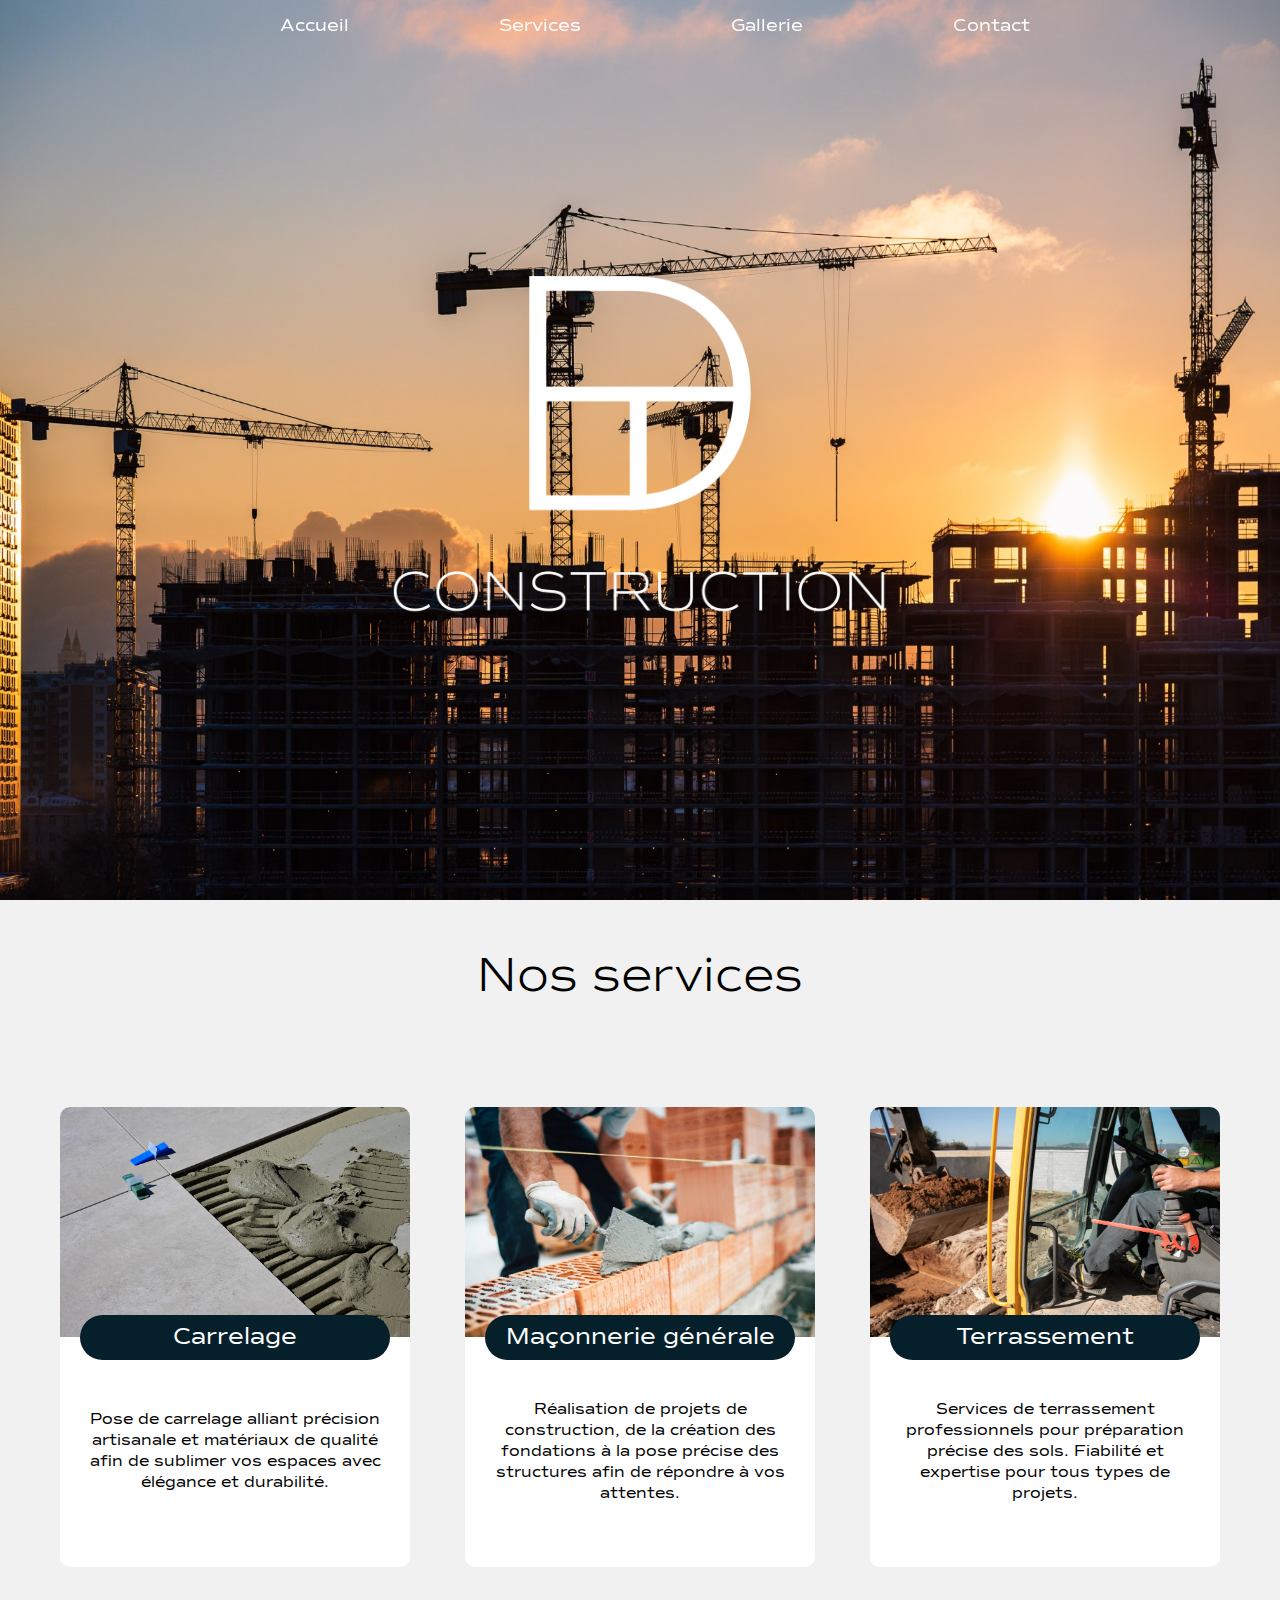
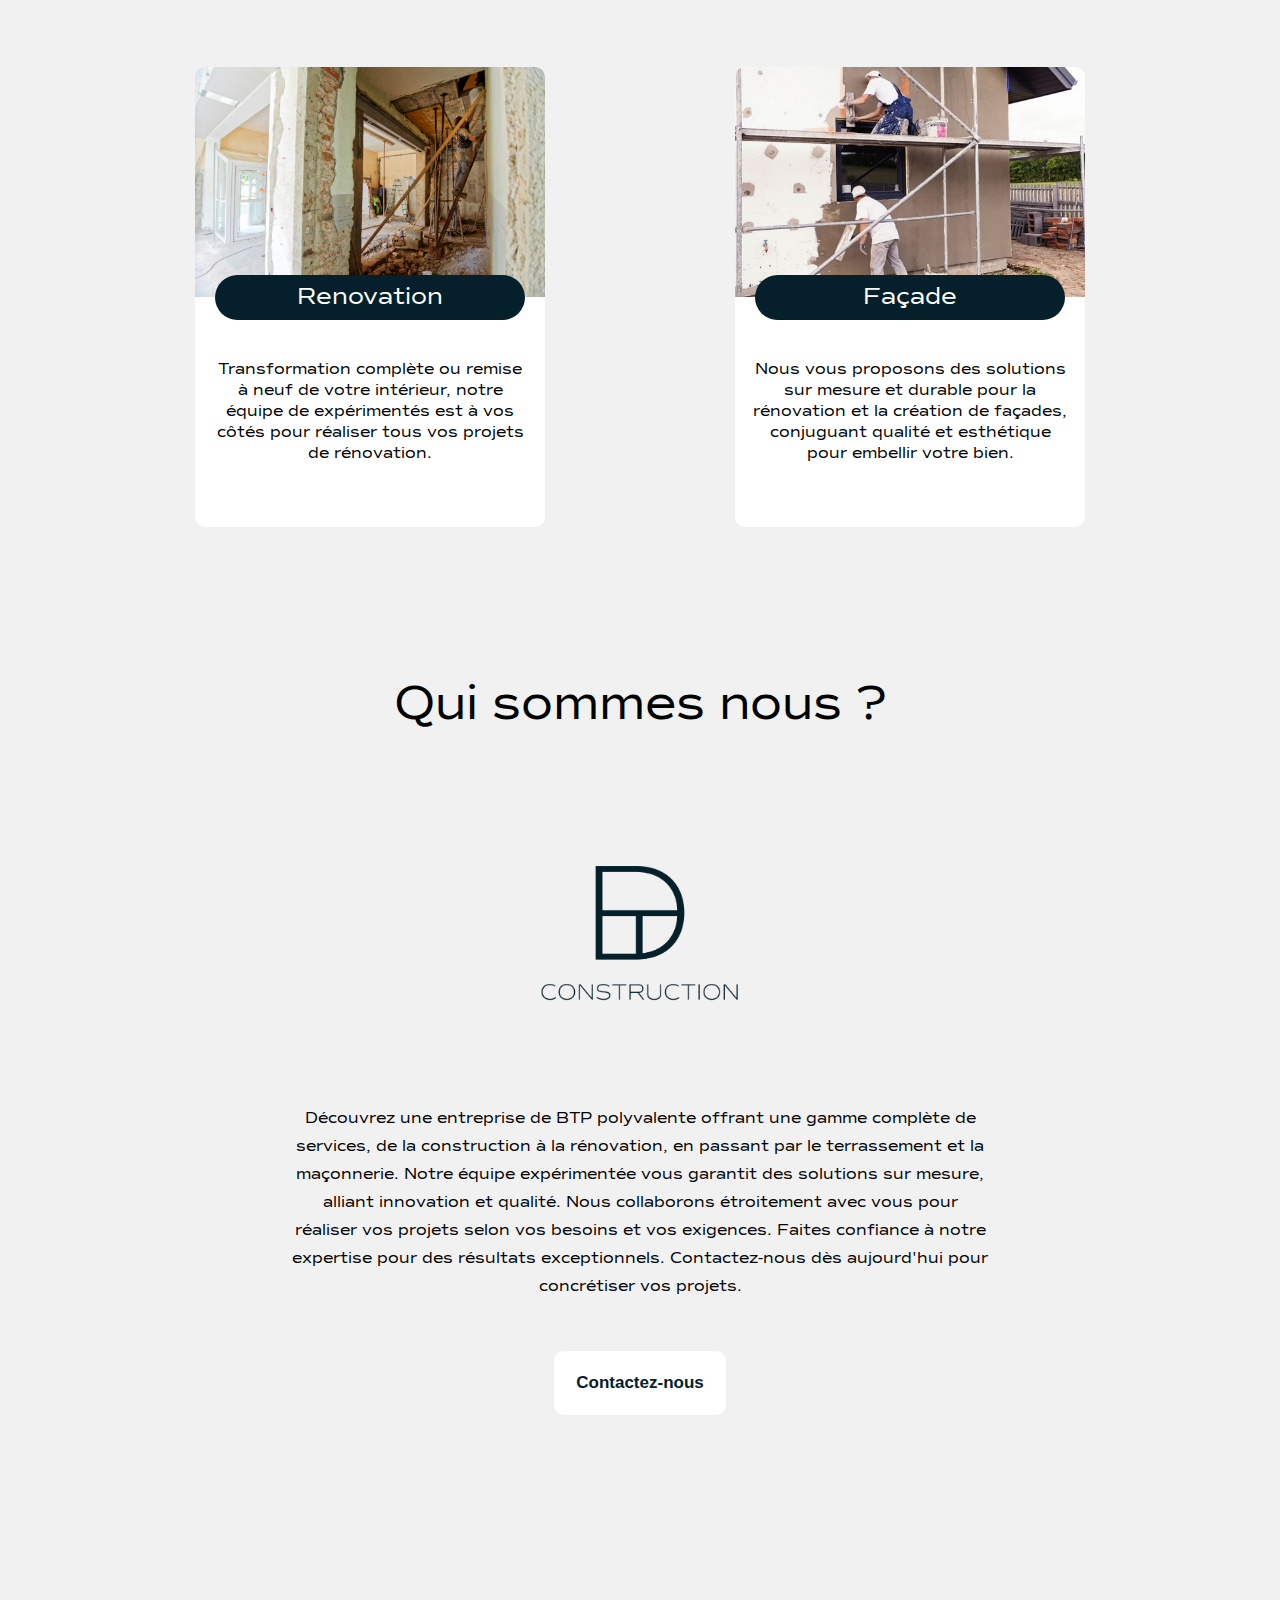
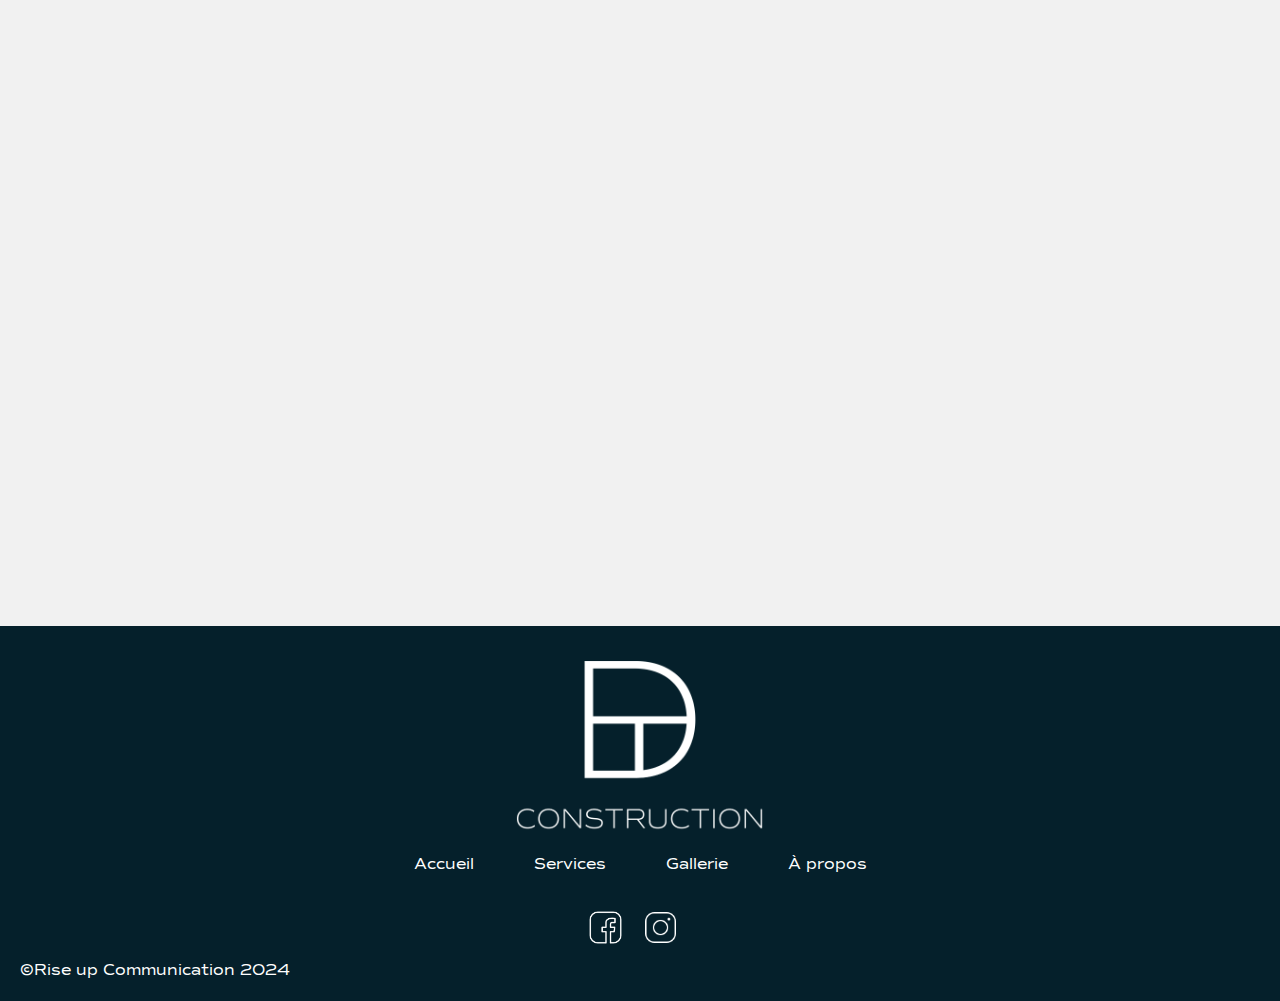
<file: index.html>
<!DOCTYPE html>
<html lang="fr">
<head>
    <meta charset="UTF-8">
    <meta name="viewport" content="width=device-width, initial-scale=1.0">
    <meta name="description" content="Découvrez une entreprise de BTP polyvalente offrant une gamme complète de services, de la construction à la rénovation, en passant par le terrassement et la maçonnerie.">
    <meta property="og:title" content="DT-Construction">
    <meta property="og:description" content="Découvrez une entreprise de BTP polyvalente offrant une gamme complète de services, de la construction à la rénovation, en passant par le terrassement et la maçonnerie.">
    <meta property="og:image" content="/images/chantier.jpg">
    <meta property="og:type" content="website">

    <!-- LINK CSS & FONTHUB -->
    <link rel="stylesheet" href="font/stylesheet.css">
    <link rel="stylesheet" href="style.css">
    <!-- FONT-AWESOME -->
    <link rel="stylesheet" href="https://cdnjs.cloudflare.com/ajax/libs/font-awesome/6.5.1/css/all.min.css" integrity="sha512-DTOQO9RWCH3ppGqcWaEA1BIZOC6xxalwEsw9c2QQeAIftl+Vegovlnee1c9QX4TctnWMn13TZye+giMm8e2LwA==" crossorigin="anonymous" referrerpolicy="no-referrer" />
    <!-- FAVICON -->
    <link rel="shortcut icon" href="images/favicon.png" type="image/x-icon">
    
    <!-- ANIMATE ON SCROLL -->
    <link href="https://unpkg.com/aos@2.3.1/dist/aos.css" rel="stylesheet">
    <script src="https://unpkg.com/aos@2.3.1/dist/aos.js"></script>

    <!-- FONT FAMILY -->
    <link rel="preconnect" href="https://fonts.googleapis.com">
    <link rel="preconnect" href="https://fonts.gstatic.com" crossorigin>
    <link href="https://fonts.googleapis.com/css2?family=Poppins:wght@200;300;400;500;600;700;800;900&display=swap" rel="stylesheet">
    <link rel="preconnect" href="https://fonts.googleapis.com">
    <link rel="preconnect" href="https://fonts.gstatic.com" crossorigin>
    <link href="https://fonts.googleapis.com/css2?family=Montserrat:wght@100;200;300;400;500;600;700;800;900&display=swap" rel="stylesheet">
    
    <title>DT - Construction</title>
</head>
<body>
    <!-- NAVBAR -->
    <nav class="navigation">
            <ul class="menu-liste">
                <div class="icon cancel-btn">
                    <i class="fas fa-times"></i>
                </div>
                <li><a class="li" href="#accueil">Accueil</a></li>
                <li><a class="li" href="#service">Services</a></li>
                <li><a class="li" href="gallerie.html">Gallerie</a></li>
                <li><a class="li" href="#infos">Contact</a></li>
            </ul>
            <div class="icon menu-btn">
                <i class="fas fa-bars"></i>
            </div>
        
    </nav>
    
    <!-- Accueil -->
    <section id="accueil" class="sec1">
        <img class="logo" src="images/DT Construction Blanc.png" alt="Logo entreprise">
    </section>





<!-- SERVICES -->

    <section id="service" class="sec2">
        <h1>Nos services</h1>
        <div class="contenu">
            <div class="card">
                <h2>Carrelage</h2>
                <div class="block-top service-1">
                </div>
                <div class="block-bottom">
                    <p>Pose de carrelage alliant précision artisanale et matériaux de qualité afin de sublimer vos espaces avec élégance et durabilité.
                    </p>
                </div>
            </div>
            <div class="card">
                <h2>Maçonnerie générale</h2>
                <div class="block-top service-2">
                </div>
                <div class="block-bottom">
                    <p>
                        Réalisation de projets de construction, de la création des fondations à la pose précise des structures afin de répondre à vos attentes.
                    </p>
                </div>
            </div>
            <div class="card">
                <h2>Terrassement</h2>
                <div class="block-top service-3">
                </div>
                <div class="block-bottom">
                    <p>
                        Services de terrassement professionnels pour préparation précise des sols. Fiabilité et expertise pour tous types de projets. 
                    </p>
                </div>
            </div>
            <div class="card">
                <h2>Renovation</h2>
                <div class="block-top service-4">
                </div>
                <div class="block-bottom">
                    <p>Transformation complète ou remise à neuf de votre intérieur, notre équipe de expérimentés est à vos côtés pour réaliser tous vos
                        projets de rénovation.
                    </p>
                </div>
            </div>
            <div class="card">
                <h2>Façade</h2>
                <div class="block-top service-5">
                </div>
                <div class="block-bottom">
                    <p>
                        Nous vous proposons des solutions sur mesure et durable pour la rénovation et la création de façades, conjuguant qualité et esthétique pour embellir votre bien.
                    </p>
                </div>
            </div>
        </div>
    </section>





<!-- A PROPOS -->
<section id="about" class="sec3">
    <div class="block">
        <p class="title">Qui sommes nous ?</p>
        <img src="images/logo.png" alt="Logo entreprise">
        <p class="texte">Découvrez une entreprise de BTP polyvalente offrant une gamme complète de services, de la construction à la rénovation, 
            en passant par le terrassement et la maçonnerie. Notre équipe expérimentée vous garantit des solutions sur mesure, alliant innovation et qualité. 
            Nous collaborons étroitement avec vous pour réaliser vos projets selon vos besoins et vos exigences. 
            Faites confiance à notre expertise pour des résultats exceptionnels. Contactez-nous dès aujourd'hui pour concrétiser vos projets.
            </p>
        <a href="mailto:groupe-dtconstruction@hotmail.com"><button>Contactez-nous</button></a>
    </div>
</section>




<!-- CONTACT -->
        <section id="infos">
            <div class="container">
                <div class="bloc" data-aos="fade-up">
                    <div>
                        <div>
                            <span><img src="images/icons8-phone-50.png" alt="icone téléphone"></span>
                        </div>
                        <div>
                            <h3>Téléphone</h3>
                            <p>07 81 10 25 32</p>
                        </div>
                    </div>
                </div>
                <div class="bloc" data-aos="fade-down">
                    <div>
                        <div>
                            <span><img src="images/icons8-calendar-50.png" alt="icone calendrier"></span>
                        </div>
                        <div>
                            <h3>Horaires</h3>
                            <p>Lundi - Vendredi : 08:00 - 20:00</p>
                        </div>
                    </div>
                </div>
                <div class="bloc" data-aos="fade-up">
                    <a href="mailto:groupe-dtconstruction@hotmail.com">
                        <div>
                            <div>
                                <span><img src="images/icons8-envelope-50.png" alt="icone enveloppe"></span>
                            </div>
                            <div>
                                <h3>Contact</h3>
                                    <p>Contactez-nous en cliquant ici</p>
                            </div>
                        </div>
                    </a>
                </div>
            </div>
        </section>

                                                            <!-- FOOTER -->

        <footer>
            <p class="slogan">&copyRise up Communication 2024</p>
            <div class="bloc center">
                <img class="logo" src="images/DT Construction Blanc.png" alt="Logo entreprise">
                <ul>
                    <li><a href="#accueil">Accueil</a></li>
                    <li id="li-deux"><a href="#service">Services</a></li>
                    <li><a href="gallerie.html">Gallerie</a></li>
                    <li><a href="#about">À propos</a></li>
                </ul>
                <div class="icon-social">
                    <a href="https://www.facebook.com/people/DT-Construction/61556823716976/" target="_blank"><img src="images/social-media.png" alt="logo facebook"></a>
                    <a href="https://www.instagram.com/dtconstruction13?igsh=bXUwczZoZ2xzdzYz&utm_source=qr" target="_blank"><img src="images/icons8-instagram-50.png" alt="logo instagram"></a>
                </div>
                
            </div> 
        </footer>



    <script>

        const body = document.querySelector("body");
        const liste = document.querySelectorAll("a.li")
        const navigation = document.querySelector(".navigation");
        const menu = document.querySelector(".menu-liste");
        const menuBtn = document.querySelector(".menu-btn");
        const cancelBtn = document.querySelector(".cancel-btn");

        menuBtn.onclick = () => {
            menu.classList.add("active");
            menuBtn.classList.add("hide");
            body.classList.add("disabledScroll");
        }

        cancelBtn.onclick = () => {
            menu.classList.remove("active");
            menuBtn.classList.remove("hide");
            body.classList.remove("disabledScroll");
        }

        window.onscroll = () => {
            if(this.scrollY > 20){
                navigation.classList.add("sticky")
                liste.style.color = "white"
            }else{
                navigation.classList.remove("sticky");
                liste.style.color = "#05202b"

            }
            // this.scrollY > 20 ? navigation.classList.add("sticky") : navigation.classList.remove("sticky"); : Solution ternaire
        }
        AOS.init();
</script>
</body>
</html>
</file>
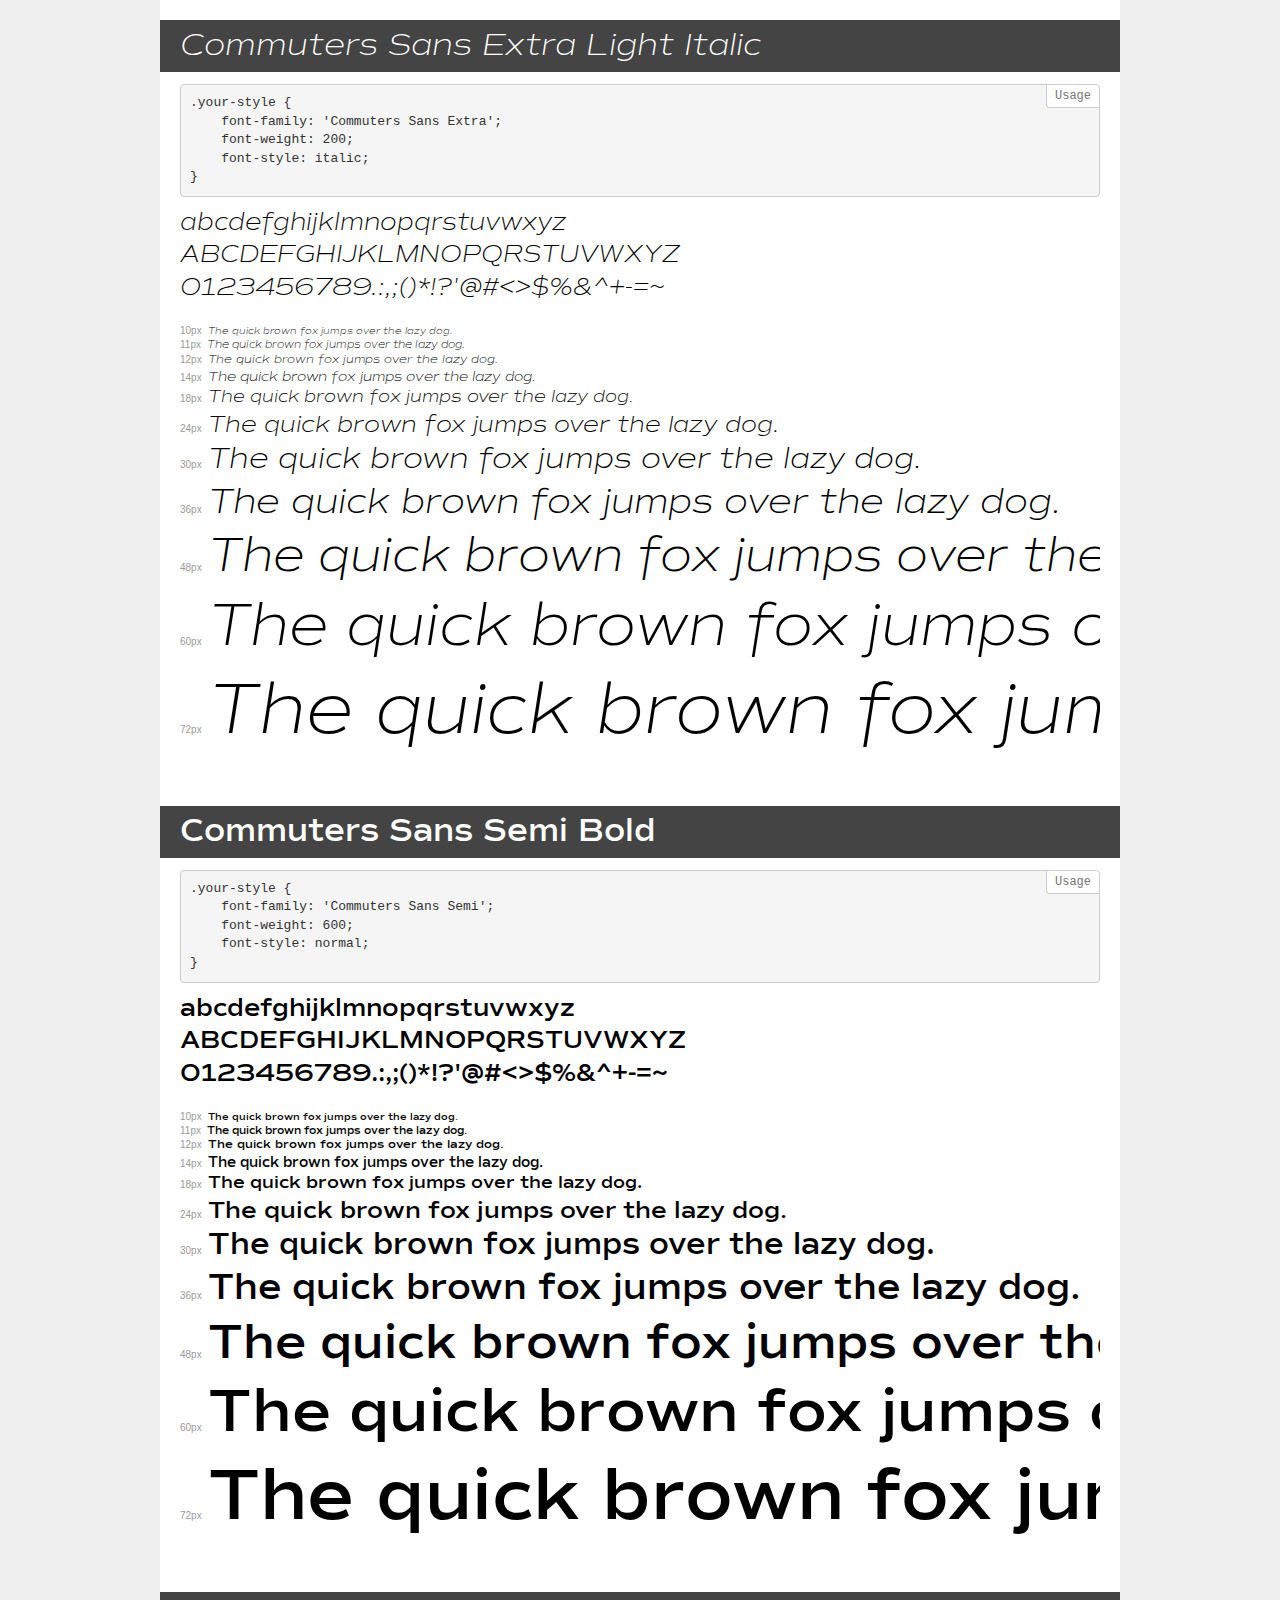
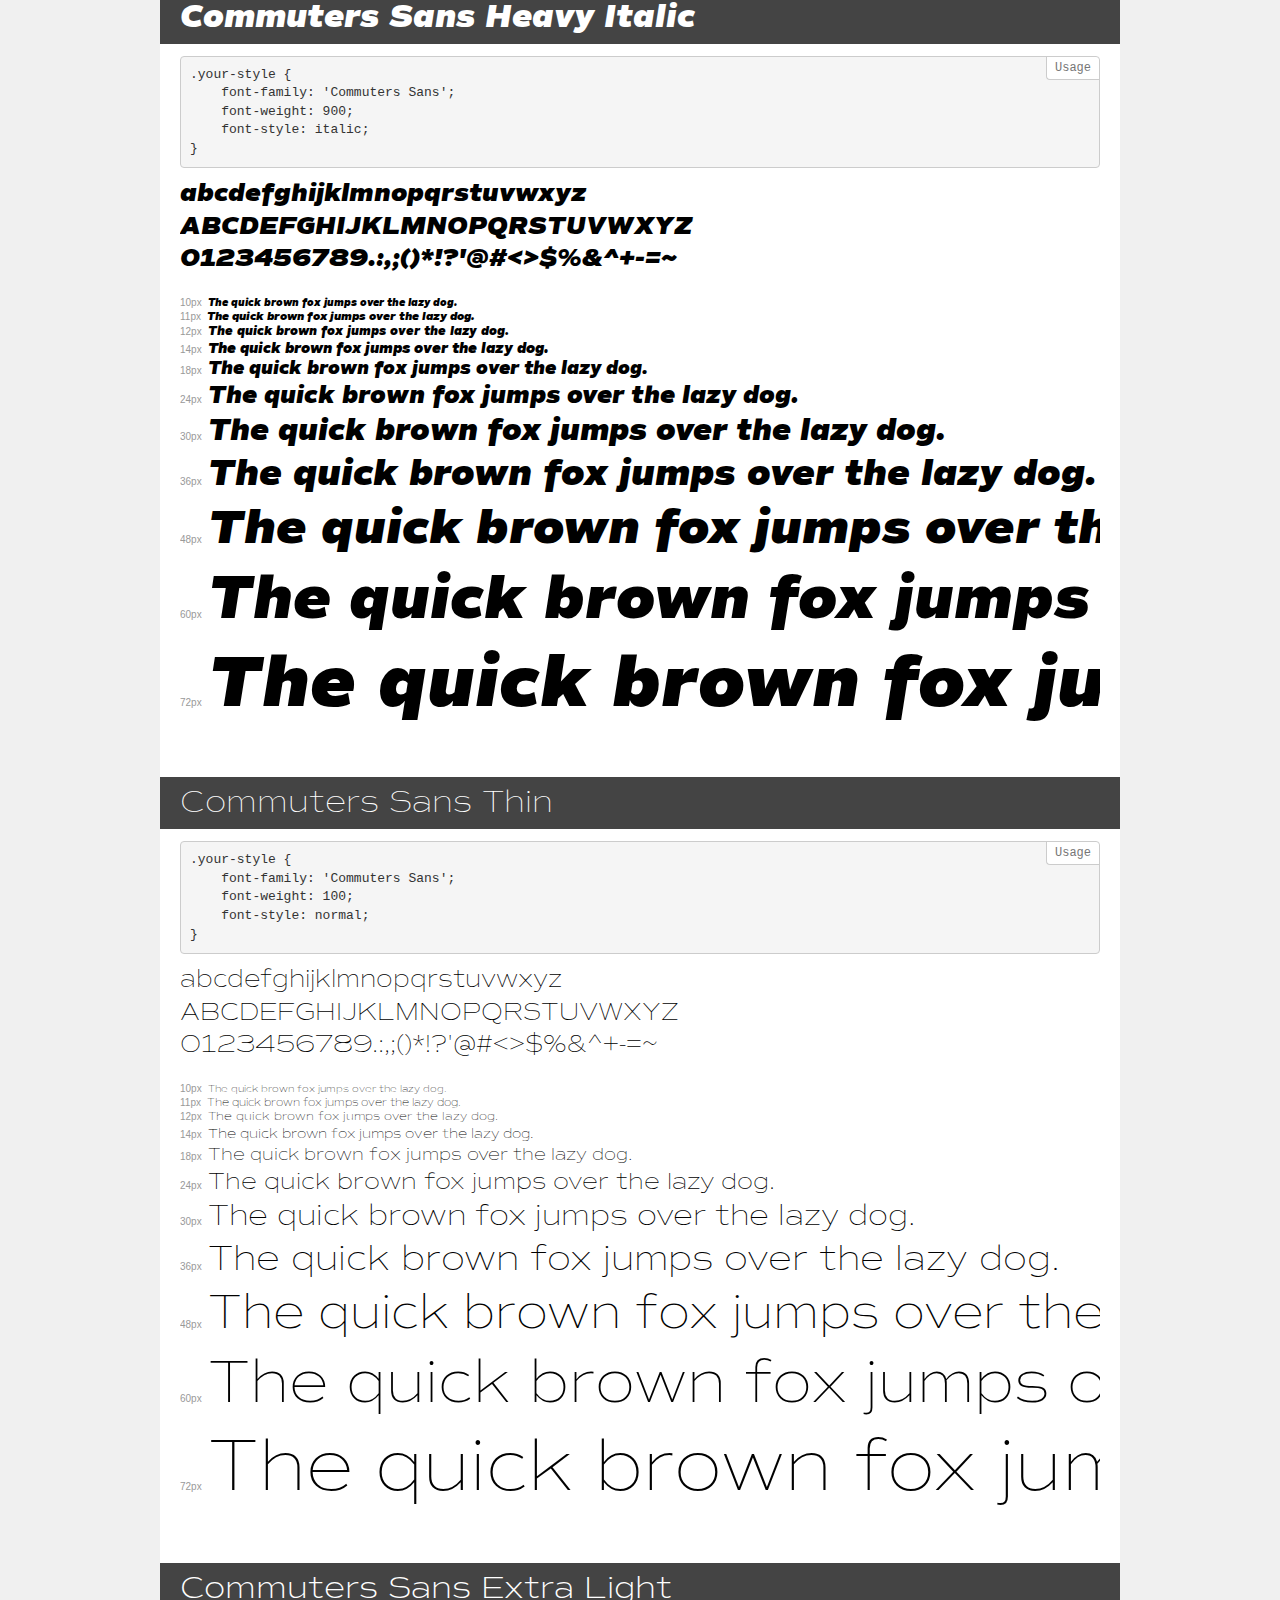
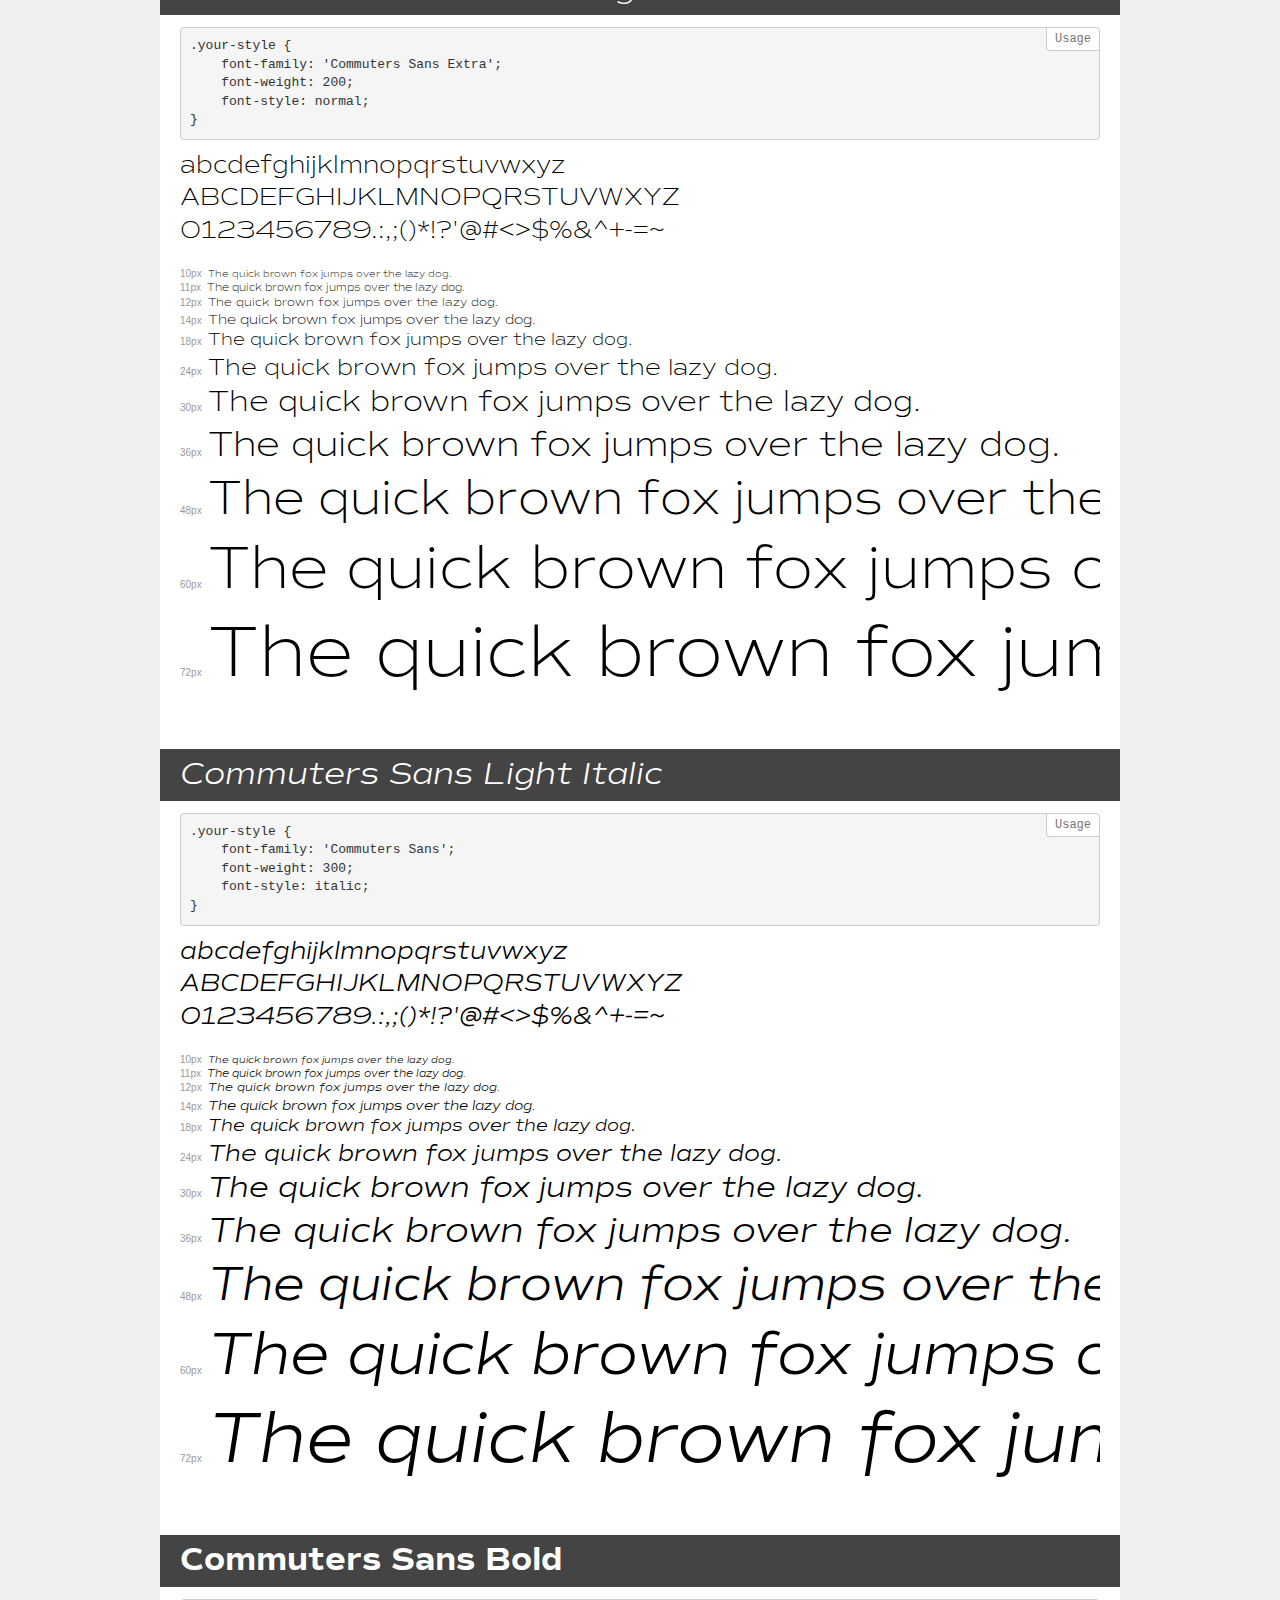
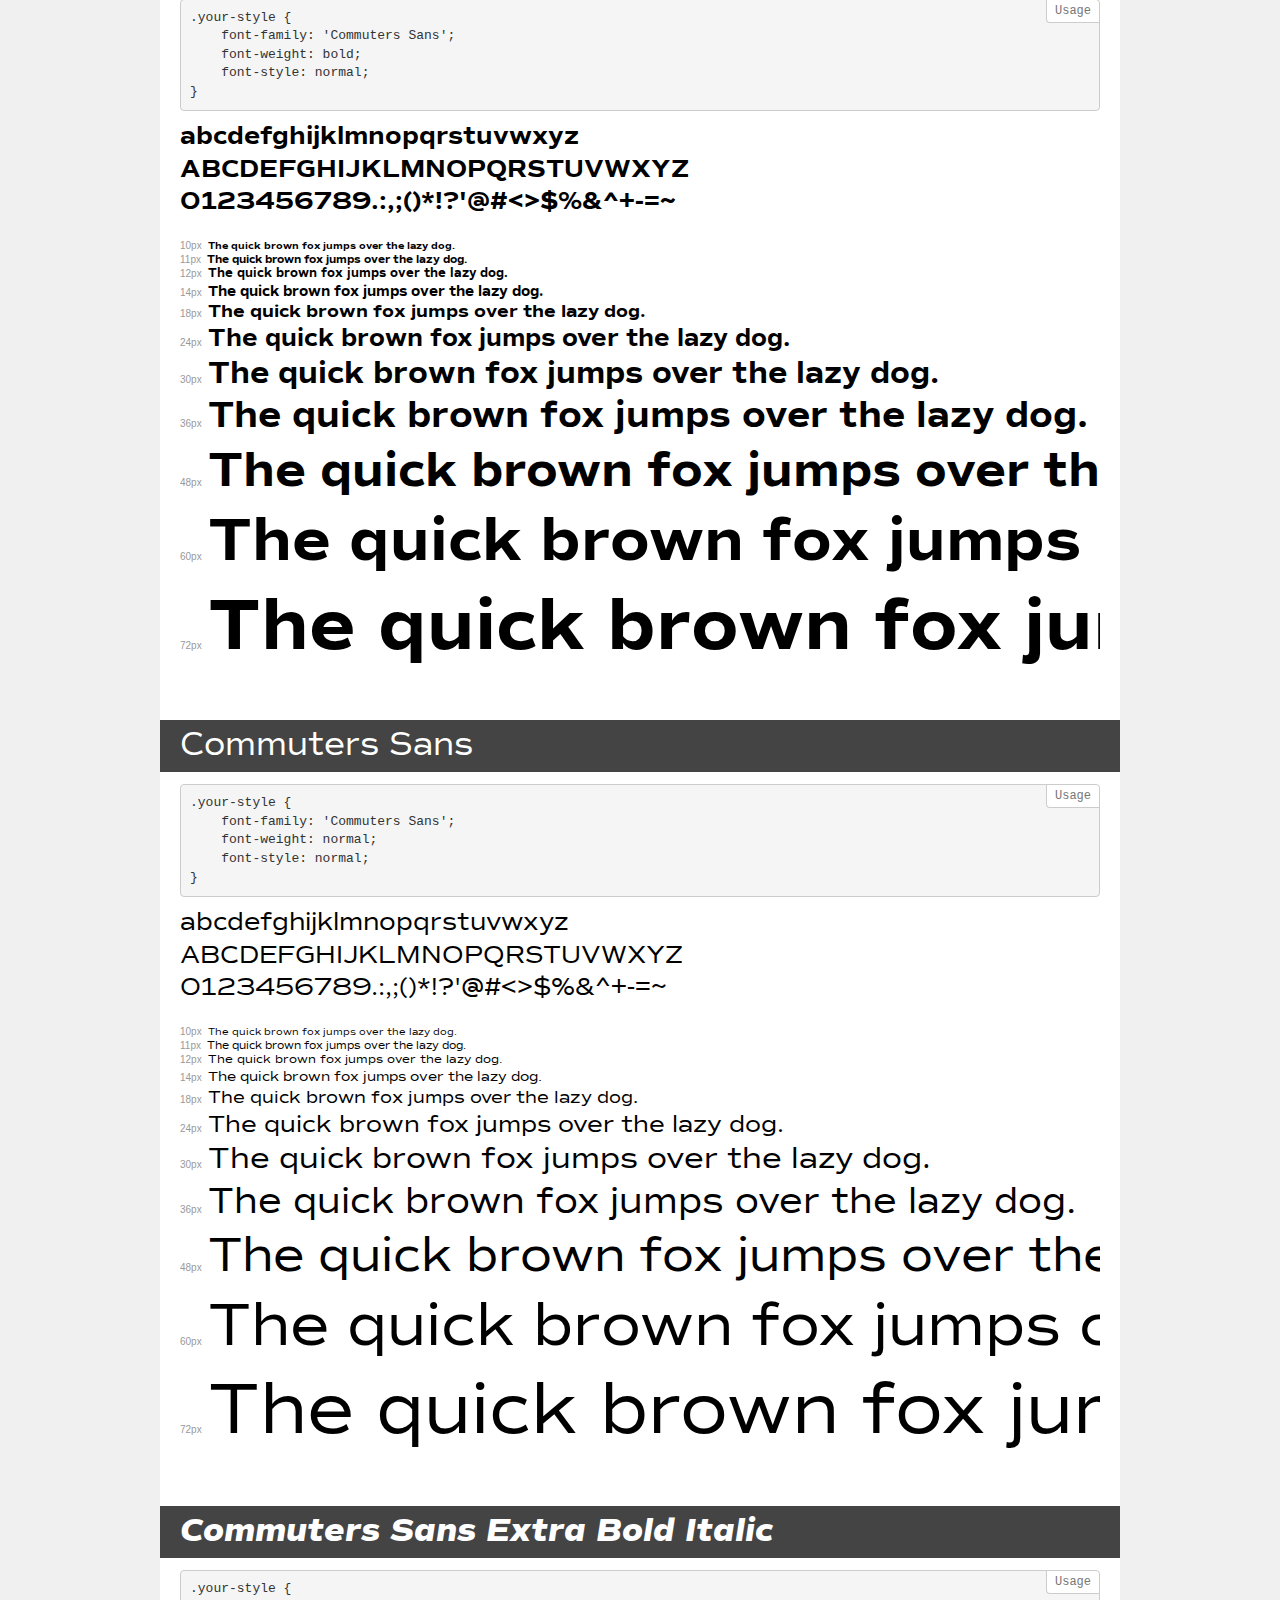
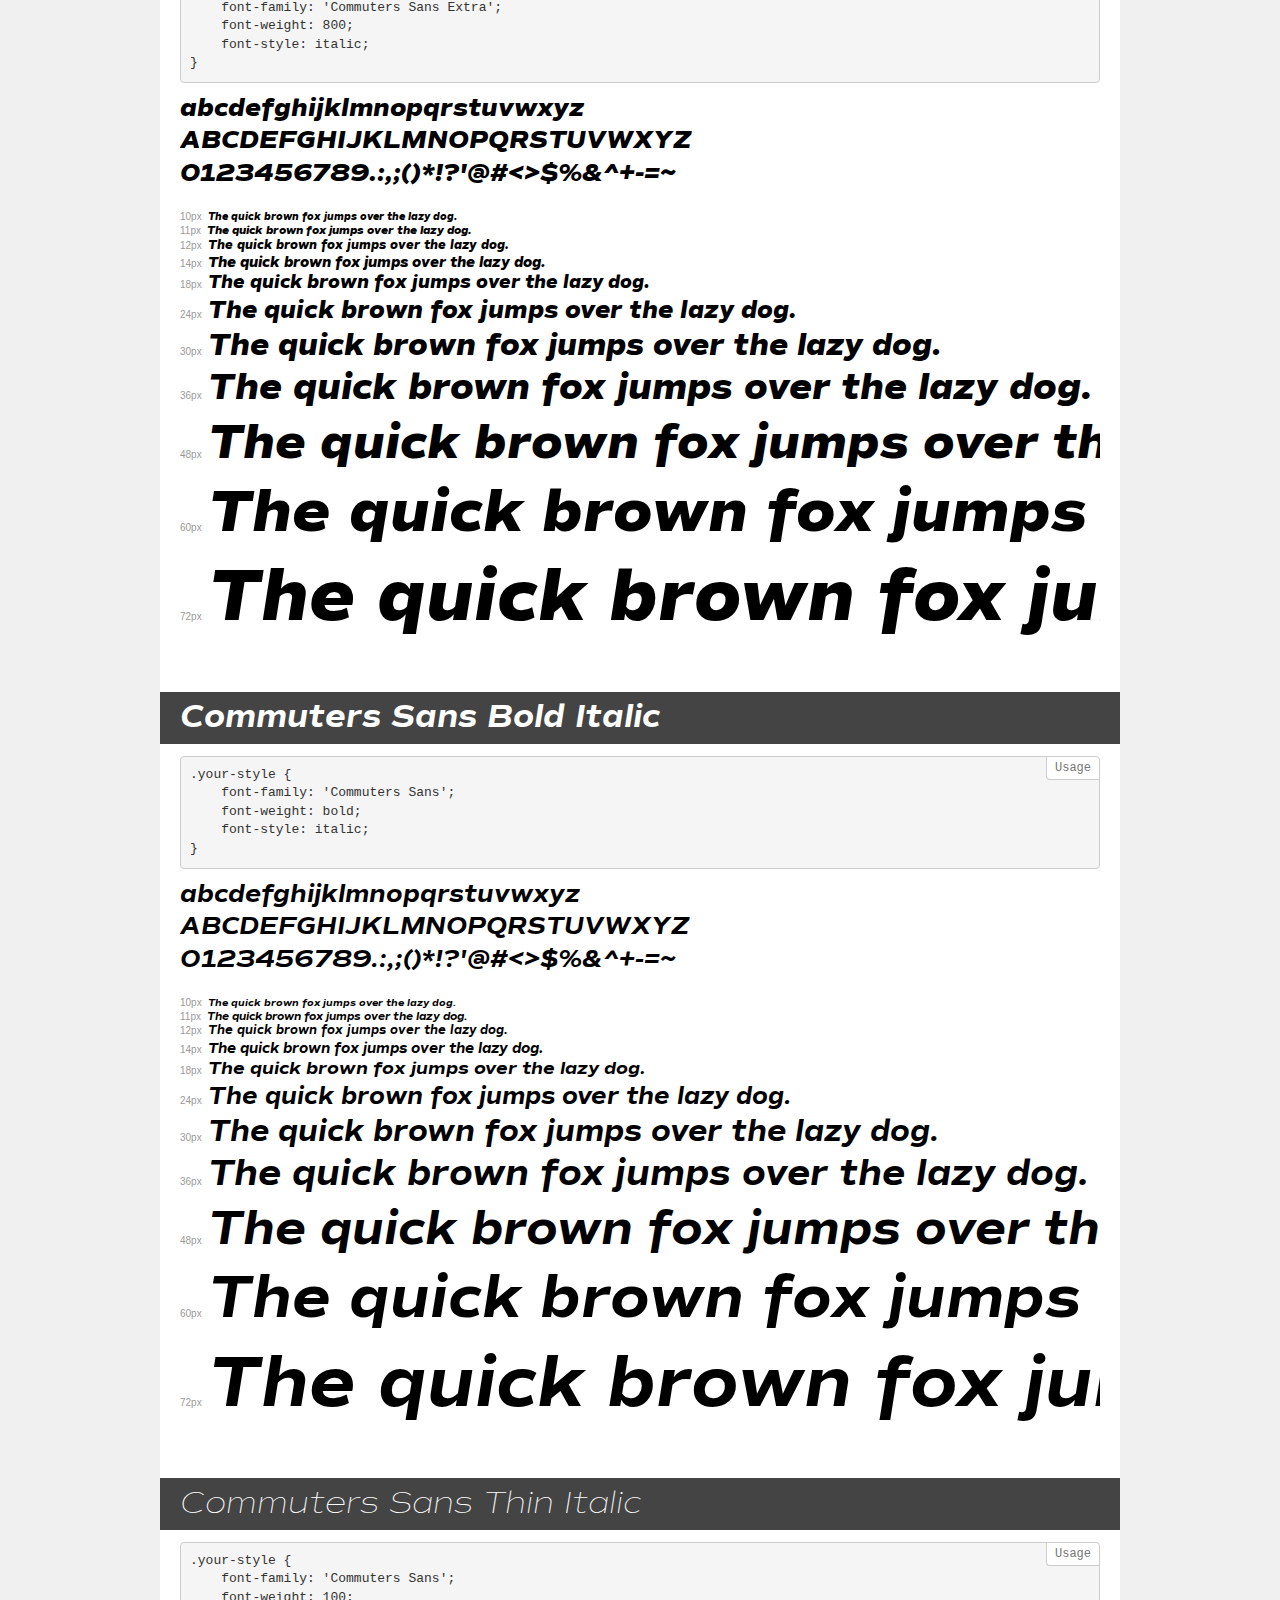
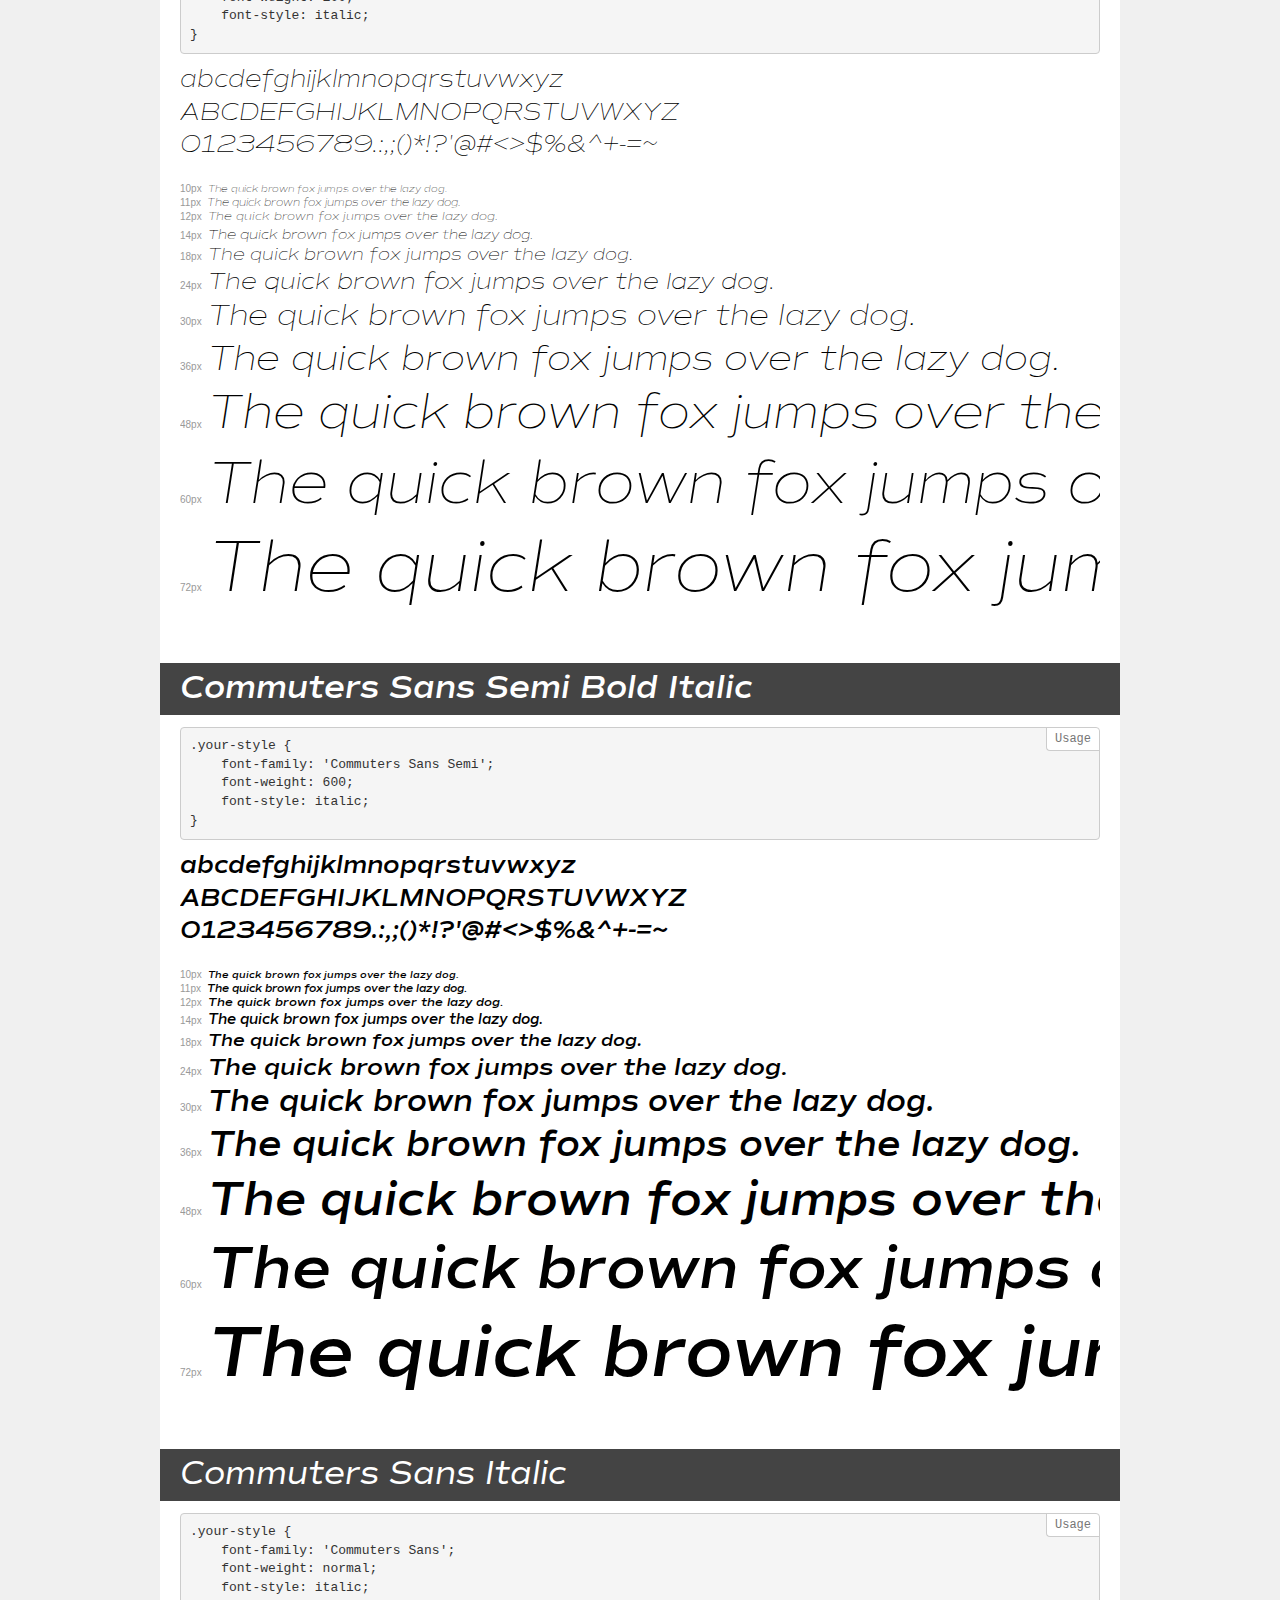
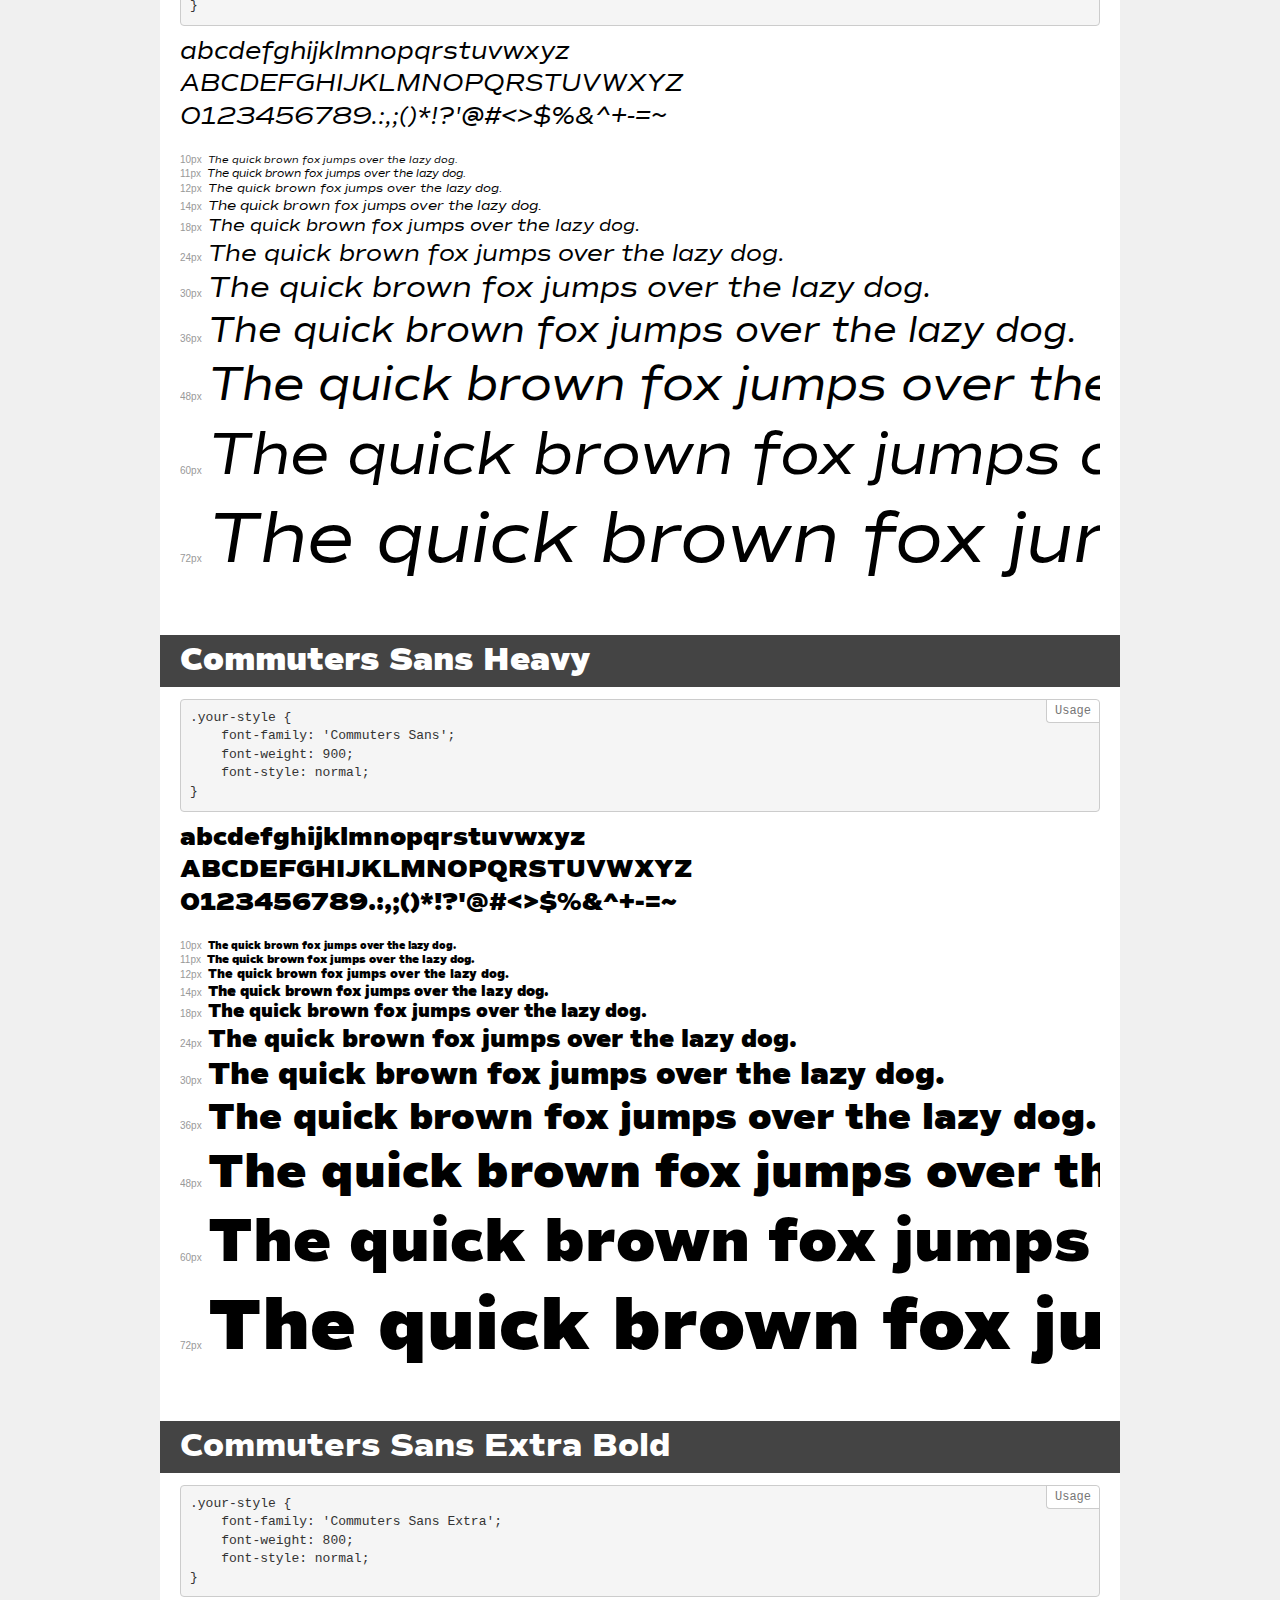
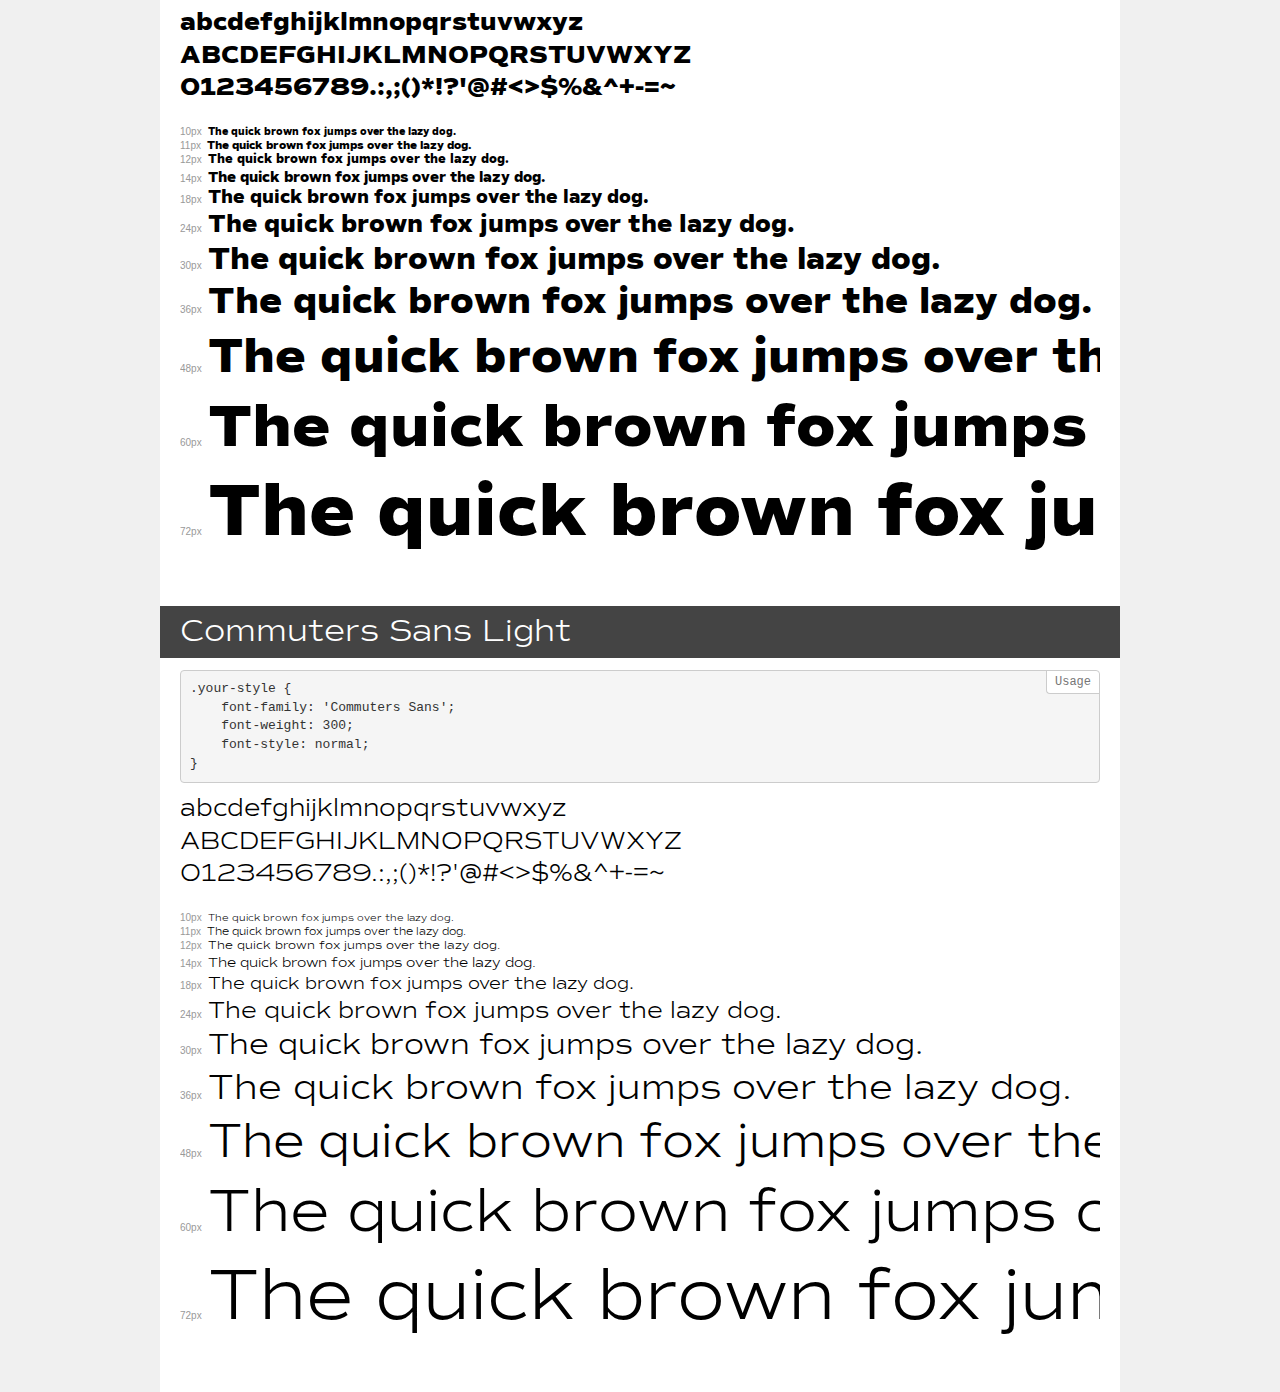
<file: font/demo.html>
<!DOCTYPE html>
<html lang="en">
<head>
    <meta charset="utf-8">
    <meta http-equiv="X-UA-Compatible" content="IE=edge">
    <meta name="viewport" content="width=device-width, initial-scale=1">
    <meta name="robots" content="noindex, noarchive">
    <meta name="format-detection" content="telephone=no">
    <title>Transfonter demo</title>
    <link href="stylesheet.css" rel="stylesheet">
    <style>
        /*
        http://meyerweb.com/eric/tools/css/reset/
        v2.0 | 20110126
        License: none (public domain)
        */
        html, body, div, span, applet, object, iframe,
        h1, h2, h3, h4, h5, h6, p, blockquote, pre,
        a, abbr, acronym, address, big, cite, code,
        del, dfn, em, img, ins, kbd, q, s, samp,
        small, strike, strong, sub, sup, tt, var,
        b, u, i, center,
        dl, dt, dd, ol, ul, li,
        fieldset, form, label, legend,
        table, caption, tbody, tfoot, thead, tr, th, td,
        article, aside, canvas, details, embed,
        figure, figcaption, footer, header, hgroup,
        menu, nav, output, ruby, section, summary,
        time, mark, audio, video {
            margin: 0;
            padding: 0;
            border: 0;
            font-size: 100%;
            font: inherit;
            vertical-align: baseline;
        }
        /* HTML5 display-role reset for older browsers */
        article, aside, details, figcaption, figure,
        footer, header, hgroup, menu, nav, section {
            display: block;
        }
        body {
            line-height: 1;
        }
        ol, ul {
            list-style: none;
        }
        blockquote, q {
            quotes: none;
        }
        blockquote:before, blockquote:after,
        q:before, q:after {
            content: '';
            content: none;
        }
        table {
            border-collapse: collapse;
            border-spacing: 0;
        }
        /* demo styles */
        body {
            background: #f0f0f0;
            color: #000;
        }
        .page {
            background: #fff;
            width: 920px;
            margin: 0 auto;
            padding: 20px 20px 0 20px;
            overflow: hidden;
        }
        .font-container {
            overflow-x: auto;
            overflow-y: hidden;
            margin-bottom: 40px;
            line-height: 1.3;
            white-space: nowrap;
            padding-bottom: 5px;
        }
        h1 {
            position: relative;
            background: #444;
            font-size: 32px;
            color: #fff;
            padding: 10px 20px;
            margin: 0 -20px 12px -20px;
        }
        .letters {
            font-size: 25px;
            margin-bottom: 20px;
        }
        .s10:before {
            content: '10px';
        }
        .s11:before {
            content: '11px';
        }
        .s12:before {
            content: '12px';
        }
        .s14:before {
            content: '14px';
        }
        .s18:before {
            content: '18px';
        }
        .s24:before {
            content: '24px';
        }
        .s30:before {
            content: '30px';
        }
        .s36:before {
            content: '36px';
        }
        .s48:before {
            content: '48px';
        }
        .s60:before {
            content: '60px';
        }
        .s72:before {
            content: '72px';
        }
        .s10:before, .s11:before, .s12:before, .s14:before,
        .s18:before, .s24:before, .s30:before, .s36:before,
        .s48:before, .s60:before, .s72:before {
            font-family: Arial, sans-serif;
            font-size: 10px;
            font-weight: normal;
            font-style: normal;
            color: #999;
            padding-right: 6px;
        }
        pre {
            display: block;
            position: relative;
            padding: 9px;
            margin: 0 0 10px;
            font-family: Monaco, Menlo, Consolas, "Courier New", monospace;
            font-size: 13px;
            line-height: 1.428571429;
            color: #333;
            font-weight: normal;
            font-style: normal;
            background-color: #f5f5f5;
            border: 1px solid #ccc;
            overflow-x: auto;
            border-radius: 4px;
        }
        pre:after {
            display: block;
            position: absolute;
            right: 0;
            top: 0;
            content: 'Usage';
            line-height: 1;
            padding: 5px 8px;
            font-size: 12px;
            color: #767676;
            background-color: #fff;
            border: 1px solid #ccc;
            border-right: none;
            border-top: none;
            border-radius: 0 4px 0 4px;
            z-index: 10;
        }
        /* responsive */
        @media (max-width: 959px) {
            .page {
                width: auto;
                margin: 0;
            }
        }
    </style>
</head>
<body>
<div class="page">
    <div class="demo">
        <h1 style="font-family: 'Commuters Sans Extra'; font-weight: 200; font-style: italic;">Commuters Sans Extra Light Italic</h1>
        <pre>.your-style {
    font-family: 'Commuters Sans Extra';
    font-weight: 200;
    font-style: italic;
}</pre>
        <div class="font-container" style="font-family: 'Commuters Sans Extra'; font-weight: 200; font-style: italic;">
            <p class="letters">
                abcdefghijklmnopqrstuvwxyz<br>
ABCDEFGHIJKLMNOPQRSTUVWXYZ<br>
                0123456789.:,;()*!?'@#<>$%&^+-=~
            </p>
            <p class="s10" style="font-size: 10px;">The quick brown fox jumps over the lazy dog.</p>
            <p class="s11" style="font-size: 11px;">The quick brown fox jumps over the lazy dog.</p>
            <p class="s12" style="font-size: 12px;">The quick brown fox jumps over the lazy dog.</p>
            <p class="s14" style="font-size: 14px;">The quick brown fox jumps over the lazy dog.</p>
            <p class="s18" style="font-size: 18px;">The quick brown fox jumps over the lazy dog.</p>
            <p class="s24" style="font-size: 24px;">The quick brown fox jumps over the lazy dog.</p>
            <p class="s30" style="font-size: 30px;">The quick brown fox jumps over the lazy dog.</p>
            <p class="s36" style="font-size: 36px;">The quick brown fox jumps over the lazy dog.</p>
            <p class="s48" style="font-size: 48px;">The quick brown fox jumps over the lazy dog.</p>
            <p class="s60" style="font-size: 60px;">The quick brown fox jumps over the lazy dog.</p>
            <p class="s72" style="font-size: 72px;">The quick brown fox jumps over the lazy dog.</p>
        </div>
    </div>
    <div class="demo">
        <h1 style="font-family: 'Commuters Sans Semi'; font-weight: 600; font-style: normal;">Commuters Sans Semi Bold</h1>
        <pre>.your-style {
    font-family: 'Commuters Sans Semi';
    font-weight: 600;
    font-style: normal;
}</pre>
        <div class="font-container" style="font-family: 'Commuters Sans Semi'; font-weight: 600; font-style: normal;">
            <p class="letters">
                abcdefghijklmnopqrstuvwxyz<br>
ABCDEFGHIJKLMNOPQRSTUVWXYZ<br>
                0123456789.:,;()*!?'@#<>$%&^+-=~
            </p>
            <p class="s10" style="font-size: 10px;">The quick brown fox jumps over the lazy dog.</p>
            <p class="s11" style="font-size: 11px;">The quick brown fox jumps over the lazy dog.</p>
            <p class="s12" style="font-size: 12px;">The quick brown fox jumps over the lazy dog.</p>
            <p class="s14" style="font-size: 14px;">The quick brown fox jumps over the lazy dog.</p>
            <p class="s18" style="font-size: 18px;">The quick brown fox jumps over the lazy dog.</p>
            <p class="s24" style="font-size: 24px;">The quick brown fox jumps over the lazy dog.</p>
            <p class="s30" style="font-size: 30px;">The quick brown fox jumps over the lazy dog.</p>
            <p class="s36" style="font-size: 36px;">The quick brown fox jumps over the lazy dog.</p>
            <p class="s48" style="font-size: 48px;">The quick brown fox jumps over the lazy dog.</p>
            <p class="s60" style="font-size: 60px;">The quick brown fox jumps over the lazy dog.</p>
            <p class="s72" style="font-size: 72px;">The quick brown fox jumps over the lazy dog.</p>
        </div>
    </div>
    <div class="demo">
        <h1 style="font-family: 'Commuters Sans'; font-weight: 900; font-style: italic;">Commuters Sans Heavy Italic</h1>
        <pre>.your-style {
    font-family: 'Commuters Sans';
    font-weight: 900;
    font-style: italic;
}</pre>
        <div class="font-container" style="font-family: 'Commuters Sans'; font-weight: 900; font-style: italic;">
            <p class="letters">
                abcdefghijklmnopqrstuvwxyz<br>
ABCDEFGHIJKLMNOPQRSTUVWXYZ<br>
                0123456789.:,;()*!?'@#<>$%&^+-=~
            </p>
            <p class="s10" style="font-size: 10px;">The quick brown fox jumps over the lazy dog.</p>
            <p class="s11" style="font-size: 11px;">The quick brown fox jumps over the lazy dog.</p>
            <p class="s12" style="font-size: 12px;">The quick brown fox jumps over the lazy dog.</p>
            <p class="s14" style="font-size: 14px;">The quick brown fox jumps over the lazy dog.</p>
            <p class="s18" style="font-size: 18px;">The quick brown fox jumps over the lazy dog.</p>
            <p class="s24" style="font-size: 24px;">The quick brown fox jumps over the lazy dog.</p>
            <p class="s30" style="font-size: 30px;">The quick brown fox jumps over the lazy dog.</p>
            <p class="s36" style="font-size: 36px;">The quick brown fox jumps over the lazy dog.</p>
            <p class="s48" style="font-size: 48px;">The quick brown fox jumps over the lazy dog.</p>
            <p class="s60" style="font-size: 60px;">The quick brown fox jumps over the lazy dog.</p>
            <p class="s72" style="font-size: 72px;">The quick brown fox jumps over the lazy dog.</p>
        </div>
    </div>
    <div class="demo">
        <h1 style="font-family: 'Commuters Sans'; font-weight: 100; font-style: normal;">Commuters Sans Thin</h1>
        <pre>.your-style {
    font-family: 'Commuters Sans';
    font-weight: 100;
    font-style: normal;
}</pre>
        <div class="font-container" style="font-family: 'Commuters Sans'; font-weight: 100; font-style: normal;">
            <p class="letters">
                abcdefghijklmnopqrstuvwxyz<br>
ABCDEFGHIJKLMNOPQRSTUVWXYZ<br>
                0123456789.:,;()*!?'@#<>$%&^+-=~
            </p>
            <p class="s10" style="font-size: 10px;">The quick brown fox jumps over the lazy dog.</p>
            <p class="s11" style="font-size: 11px;">The quick brown fox jumps over the lazy dog.</p>
            <p class="s12" style="font-size: 12px;">The quick brown fox jumps over the lazy dog.</p>
            <p class="s14" style="font-size: 14px;">The quick brown fox jumps over the lazy dog.</p>
            <p class="s18" style="font-size: 18px;">The quick brown fox jumps over the lazy dog.</p>
            <p class="s24" style="font-size: 24px;">The quick brown fox jumps over the lazy dog.</p>
            <p class="s30" style="font-size: 30px;">The quick brown fox jumps over the lazy dog.</p>
            <p class="s36" style="font-size: 36px;">The quick brown fox jumps over the lazy dog.</p>
            <p class="s48" style="font-size: 48px;">The quick brown fox jumps over the lazy dog.</p>
            <p class="s60" style="font-size: 60px;">The quick brown fox jumps over the lazy dog.</p>
            <p class="s72" style="font-size: 72px;">The quick brown fox jumps over the lazy dog.</p>
        </div>
    </div>
    <div class="demo">
        <h1 style="font-family: 'Commuters Sans Extra'; font-weight: 200; font-style: normal;">Commuters Sans Extra Light</h1>
        <pre>.your-style {
    font-family: 'Commuters Sans Extra';
    font-weight: 200;
    font-style: normal;
}</pre>
        <div class="font-container" style="font-family: 'Commuters Sans Extra'; font-weight: 200; font-style: normal;">
            <p class="letters">
                abcdefghijklmnopqrstuvwxyz<br>
ABCDEFGHIJKLMNOPQRSTUVWXYZ<br>
                0123456789.:,;()*!?'@#<>$%&^+-=~
            </p>
            <p class="s10" style="font-size: 10px;">The quick brown fox jumps over the lazy dog.</p>
            <p class="s11" style="font-size: 11px;">The quick brown fox jumps over the lazy dog.</p>
            <p class="s12" style="font-size: 12px;">The quick brown fox jumps over the lazy dog.</p>
            <p class="s14" style="font-size: 14px;">The quick brown fox jumps over the lazy dog.</p>
            <p class="s18" style="font-size: 18px;">The quick brown fox jumps over the lazy dog.</p>
            <p class="s24" style="font-size: 24px;">The quick brown fox jumps over the lazy dog.</p>
            <p class="s30" style="font-size: 30px;">The quick brown fox jumps over the lazy dog.</p>
            <p class="s36" style="font-size: 36px;">The quick brown fox jumps over the lazy dog.</p>
            <p class="s48" style="font-size: 48px;">The quick brown fox jumps over the lazy dog.</p>
            <p class="s60" style="font-size: 60px;">The quick brown fox jumps over the lazy dog.</p>
            <p class="s72" style="font-size: 72px;">The quick brown fox jumps over the lazy dog.</p>
        </div>
    </div>
    <div class="demo">
        <h1 style="font-family: 'Commuters Sans'; font-weight: 300; font-style: italic;">Commuters Sans Light Italic</h1>
        <pre>.your-style {
    font-family: 'Commuters Sans';
    font-weight: 300;
    font-style: italic;
}</pre>
        <div class="font-container" style="font-family: 'Commuters Sans'; font-weight: 300; font-style: italic;">
            <p class="letters">
                abcdefghijklmnopqrstuvwxyz<br>
ABCDEFGHIJKLMNOPQRSTUVWXYZ<br>
                0123456789.:,;()*!?'@#<>$%&^+-=~
            </p>
            <p class="s10" style="font-size: 10px;">The quick brown fox jumps over the lazy dog.</p>
            <p class="s11" style="font-size: 11px;">The quick brown fox jumps over the lazy dog.</p>
            <p class="s12" style="font-size: 12px;">The quick brown fox jumps over the lazy dog.</p>
            <p class="s14" style="font-size: 14px;">The quick brown fox jumps over the lazy dog.</p>
            <p class="s18" style="font-size: 18px;">The quick brown fox jumps over the lazy dog.</p>
            <p class="s24" style="font-size: 24px;">The quick brown fox jumps over the lazy dog.</p>
            <p class="s30" style="font-size: 30px;">The quick brown fox jumps over the lazy dog.</p>
            <p class="s36" style="font-size: 36px;">The quick brown fox jumps over the lazy dog.</p>
            <p class="s48" style="font-size: 48px;">The quick brown fox jumps over the lazy dog.</p>
            <p class="s60" style="font-size: 60px;">The quick brown fox jumps over the lazy dog.</p>
            <p class="s72" style="font-size: 72px;">The quick brown fox jumps over the lazy dog.</p>
        </div>
    </div>
    <div class="demo">
        <h1 style="font-family: 'Commuters Sans'; font-weight: bold; font-style: normal;">Commuters Sans Bold</h1>
        <pre>.your-style {
    font-family: 'Commuters Sans';
    font-weight: bold;
    font-style: normal;
}</pre>
        <div class="font-container" style="font-family: 'Commuters Sans'; font-weight: bold; font-style: normal;">
            <p class="letters">
                abcdefghijklmnopqrstuvwxyz<br>
ABCDEFGHIJKLMNOPQRSTUVWXYZ<br>
                0123456789.:,;()*!?'@#<>$%&^+-=~
            </p>
            <p class="s10" style="font-size: 10px;">The quick brown fox jumps over the lazy dog.</p>
            <p class="s11" style="font-size: 11px;">The quick brown fox jumps over the lazy dog.</p>
            <p class="s12" style="font-size: 12px;">The quick brown fox jumps over the lazy dog.</p>
            <p class="s14" style="font-size: 14px;">The quick brown fox jumps over the lazy dog.</p>
            <p class="s18" style="font-size: 18px;">The quick brown fox jumps over the lazy dog.</p>
            <p class="s24" style="font-size: 24px;">The quick brown fox jumps over the lazy dog.</p>
            <p class="s30" style="font-size: 30px;">The quick brown fox jumps over the lazy dog.</p>
            <p class="s36" style="font-size: 36px;">The quick brown fox jumps over the lazy dog.</p>
            <p class="s48" style="font-size: 48px;">The quick brown fox jumps over the lazy dog.</p>
            <p class="s60" style="font-size: 60px;">The quick brown fox jumps over the lazy dog.</p>
            <p class="s72" style="font-size: 72px;">The quick brown fox jumps over the lazy dog.</p>
        </div>
    </div>
    <div class="demo">
        <h1 style="font-family: 'Commuters Sans'; font-weight: normal; font-style: normal;">Commuters Sans</h1>
        <pre>.your-style {
    font-family: 'Commuters Sans';
    font-weight: normal;
    font-style: normal;
}</pre>
        <div class="font-container" style="font-family: 'Commuters Sans'; font-weight: normal; font-style: normal;">
            <p class="letters">
                abcdefghijklmnopqrstuvwxyz<br>
ABCDEFGHIJKLMNOPQRSTUVWXYZ<br>
                0123456789.:,;()*!?'@#<>$%&^+-=~
            </p>
            <p class="s10" style="font-size: 10px;">The quick brown fox jumps over the lazy dog.</p>
            <p class="s11" style="font-size: 11px;">The quick brown fox jumps over the lazy dog.</p>
            <p class="s12" style="font-size: 12px;">The quick brown fox jumps over the lazy dog.</p>
            <p class="s14" style="font-size: 14px;">The quick brown fox jumps over the lazy dog.</p>
            <p class="s18" style="font-size: 18px;">The quick brown fox jumps over the lazy dog.</p>
            <p class="s24" style="font-size: 24px;">The quick brown fox jumps over the lazy dog.</p>
            <p class="s30" style="font-size: 30px;">The quick brown fox jumps over the lazy dog.</p>
            <p class="s36" style="font-size: 36px;">The quick brown fox jumps over the lazy dog.</p>
            <p class="s48" style="font-size: 48px;">The quick brown fox jumps over the lazy dog.</p>
            <p class="s60" style="font-size: 60px;">The quick brown fox jumps over the lazy dog.</p>
            <p class="s72" style="font-size: 72px;">The quick brown fox jumps over the lazy dog.</p>
        </div>
    </div>
    <div class="demo">
        <h1 style="font-family: 'Commuters Sans Extra'; font-weight: 800; font-style: italic;">Commuters Sans Extra Bold Italic</h1>
        <pre>.your-style {
    font-family: 'Commuters Sans Extra';
    font-weight: 800;
    font-style: italic;
}</pre>
        <div class="font-container" style="font-family: 'Commuters Sans Extra'; font-weight: 800; font-style: italic;">
            <p class="letters">
                abcdefghijklmnopqrstuvwxyz<br>
ABCDEFGHIJKLMNOPQRSTUVWXYZ<br>
                0123456789.:,;()*!?'@#<>$%&^+-=~
            </p>
            <p class="s10" style="font-size: 10px;">The quick brown fox jumps over the lazy dog.</p>
            <p class="s11" style="font-size: 11px;">The quick brown fox jumps over the lazy dog.</p>
            <p class="s12" style="font-size: 12px;">The quick brown fox jumps over the lazy dog.</p>
            <p class="s14" style="font-size: 14px;">The quick brown fox jumps over the lazy dog.</p>
            <p class="s18" style="font-size: 18px;">The quick brown fox jumps over the lazy dog.</p>
            <p class="s24" style="font-size: 24px;">The quick brown fox jumps over the lazy dog.</p>
            <p class="s30" style="font-size: 30px;">The quick brown fox jumps over the lazy dog.</p>
            <p class="s36" style="font-size: 36px;">The quick brown fox jumps over the lazy dog.</p>
            <p class="s48" style="font-size: 48px;">The quick brown fox jumps over the lazy dog.</p>
            <p class="s60" style="font-size: 60px;">The quick brown fox jumps over the lazy dog.</p>
            <p class="s72" style="font-size: 72px;">The quick brown fox jumps over the lazy dog.</p>
        </div>
    </div>
    <div class="demo">
        <h1 style="font-family: 'Commuters Sans'; font-weight: bold; font-style: italic;">Commuters Sans Bold Italic</h1>
        <pre>.your-style {
    font-family: 'Commuters Sans';
    font-weight: bold;
    font-style: italic;
}</pre>
        <div class="font-container" style="font-family: 'Commuters Sans'; font-weight: bold; font-style: italic;">
            <p class="letters">
                abcdefghijklmnopqrstuvwxyz<br>
ABCDEFGHIJKLMNOPQRSTUVWXYZ<br>
                0123456789.:,;()*!?'@#<>$%&^+-=~
            </p>
            <p class="s10" style="font-size: 10px;">The quick brown fox jumps over the lazy dog.</p>
            <p class="s11" style="font-size: 11px;">The quick brown fox jumps over the lazy dog.</p>
            <p class="s12" style="font-size: 12px;">The quick brown fox jumps over the lazy dog.</p>
            <p class="s14" style="font-size: 14px;">The quick brown fox jumps over the lazy dog.</p>
            <p class="s18" style="font-size: 18px;">The quick brown fox jumps over the lazy dog.</p>
            <p class="s24" style="font-size: 24px;">The quick brown fox jumps over the lazy dog.</p>
            <p class="s30" style="font-size: 30px;">The quick brown fox jumps over the lazy dog.</p>
            <p class="s36" style="font-size: 36px;">The quick brown fox jumps over the lazy dog.</p>
            <p class="s48" style="font-size: 48px;">The quick brown fox jumps over the lazy dog.</p>
            <p class="s60" style="font-size: 60px;">The quick brown fox jumps over the lazy dog.</p>
            <p class="s72" style="font-size: 72px;">The quick brown fox jumps over the lazy dog.</p>
        </div>
    </div>
    <div class="demo">
        <h1 style="font-family: 'Commuters Sans'; font-weight: 100; font-style: italic;">Commuters Sans Thin Italic</h1>
        <pre>.your-style {
    font-family: 'Commuters Sans';
    font-weight: 100;
    font-style: italic;
}</pre>
        <div class="font-container" style="font-family: 'Commuters Sans'; font-weight: 100; font-style: italic;">
            <p class="letters">
                abcdefghijklmnopqrstuvwxyz<br>
ABCDEFGHIJKLMNOPQRSTUVWXYZ<br>
                0123456789.:,;()*!?'@#<>$%&^+-=~
            </p>
            <p class="s10" style="font-size: 10px;">The quick brown fox jumps over the lazy dog.</p>
            <p class="s11" style="font-size: 11px;">The quick brown fox jumps over the lazy dog.</p>
            <p class="s12" style="font-size: 12px;">The quick brown fox jumps over the lazy dog.</p>
            <p class="s14" style="font-size: 14px;">The quick brown fox jumps over the lazy dog.</p>
            <p class="s18" style="font-size: 18px;">The quick brown fox jumps over the lazy dog.</p>
            <p class="s24" style="font-size: 24px;">The quick brown fox jumps over the lazy dog.</p>
            <p class="s30" style="font-size: 30px;">The quick brown fox jumps over the lazy dog.</p>
            <p class="s36" style="font-size: 36px;">The quick brown fox jumps over the lazy dog.</p>
            <p class="s48" style="font-size: 48px;">The quick brown fox jumps over the lazy dog.</p>
            <p class="s60" style="font-size: 60px;">The quick brown fox jumps over the lazy dog.</p>
            <p class="s72" style="font-size: 72px;">The quick brown fox jumps over the lazy dog.</p>
        </div>
    </div>
    <div class="demo">
        <h1 style="font-family: 'Commuters Sans Semi'; font-weight: 600; font-style: italic;">Commuters Sans Semi Bold Italic</h1>
        <pre>.your-style {
    font-family: 'Commuters Sans Semi';
    font-weight: 600;
    font-style: italic;
}</pre>
        <div class="font-container" style="font-family: 'Commuters Sans Semi'; font-weight: 600; font-style: italic;">
            <p class="letters">
                abcdefghijklmnopqrstuvwxyz<br>
ABCDEFGHIJKLMNOPQRSTUVWXYZ<br>
                0123456789.:,;()*!?'@#<>$%&^+-=~
            </p>
            <p class="s10" style="font-size: 10px;">The quick brown fox jumps over the lazy dog.</p>
            <p class="s11" style="font-size: 11px;">The quick brown fox jumps over the lazy dog.</p>
            <p class="s12" style="font-size: 12px;">The quick brown fox jumps over the lazy dog.</p>
            <p class="s14" style="font-size: 14px;">The quick brown fox jumps over the lazy dog.</p>
            <p class="s18" style="font-size: 18px;">The quick brown fox jumps over the lazy dog.</p>
            <p class="s24" style="font-size: 24px;">The quick brown fox jumps over the lazy dog.</p>
            <p class="s30" style="font-size: 30px;">The quick brown fox jumps over the lazy dog.</p>
            <p class="s36" style="font-size: 36px;">The quick brown fox jumps over the lazy dog.</p>
            <p class="s48" style="font-size: 48px;">The quick brown fox jumps over the lazy dog.</p>
            <p class="s60" style="font-size: 60px;">The quick brown fox jumps over the lazy dog.</p>
            <p class="s72" style="font-size: 72px;">The quick brown fox jumps over the lazy dog.</p>
        </div>
    </div>
    <div class="demo">
        <h1 style="font-family: 'Commuters Sans'; font-weight: normal; font-style: italic;">Commuters Sans Italic</h1>
        <pre>.your-style {
    font-family: 'Commuters Sans';
    font-weight: normal;
    font-style: italic;
}</pre>
        <div class="font-container" style="font-family: 'Commuters Sans'; font-weight: normal; font-style: italic;">
            <p class="letters">
                abcdefghijklmnopqrstuvwxyz<br>
ABCDEFGHIJKLMNOPQRSTUVWXYZ<br>
                0123456789.:,;()*!?'@#<>$%&^+-=~
            </p>
            <p class="s10" style="font-size: 10px;">The quick brown fox jumps over the lazy dog.</p>
            <p class="s11" style="font-size: 11px;">The quick brown fox jumps over the lazy dog.</p>
            <p class="s12" style="font-size: 12px;">The quick brown fox jumps over the lazy dog.</p>
            <p class="s14" style="font-size: 14px;">The quick brown fox jumps over the lazy dog.</p>
            <p class="s18" style="font-size: 18px;">The quick brown fox jumps over the lazy dog.</p>
            <p class="s24" style="font-size: 24px;">The quick brown fox jumps over the lazy dog.</p>
            <p class="s30" style="font-size: 30px;">The quick brown fox jumps over the lazy dog.</p>
            <p class="s36" style="font-size: 36px;">The quick brown fox jumps over the lazy dog.</p>
            <p class="s48" style="font-size: 48px;">The quick brown fox jumps over the lazy dog.</p>
            <p class="s60" style="font-size: 60px;">The quick brown fox jumps over the lazy dog.</p>
            <p class="s72" style="font-size: 72px;">The quick brown fox jumps over the lazy dog.</p>
        </div>
    </div>
    <div class="demo">
        <h1 style="font-family: 'Commuters Sans'; font-weight: 900; font-style: normal;">Commuters Sans Heavy</h1>
        <pre>.your-style {
    font-family: 'Commuters Sans';
    font-weight: 900;
    font-style: normal;
}</pre>
        <div class="font-container" style="font-family: 'Commuters Sans'; font-weight: 900; font-style: normal;">
            <p class="letters">
                abcdefghijklmnopqrstuvwxyz<br>
ABCDEFGHIJKLMNOPQRSTUVWXYZ<br>
                0123456789.:,;()*!?'@#<>$%&^+-=~
            </p>
            <p class="s10" style="font-size: 10px;">The quick brown fox jumps over the lazy dog.</p>
            <p class="s11" style="font-size: 11px;">The quick brown fox jumps over the lazy dog.</p>
            <p class="s12" style="font-size: 12px;">The quick brown fox jumps over the lazy dog.</p>
            <p class="s14" style="font-size: 14px;">The quick brown fox jumps over the lazy dog.</p>
            <p class="s18" style="font-size: 18px;">The quick brown fox jumps over the lazy dog.</p>
            <p class="s24" style="font-size: 24px;">The quick brown fox jumps over the lazy dog.</p>
            <p class="s30" style="font-size: 30px;">The quick brown fox jumps over the lazy dog.</p>
            <p class="s36" style="font-size: 36px;">The quick brown fox jumps over the lazy dog.</p>
            <p class="s48" style="font-size: 48px;">The quick brown fox jumps over the lazy dog.</p>
            <p class="s60" style="font-size: 60px;">The quick brown fox jumps over the lazy dog.</p>
            <p class="s72" style="font-size: 72px;">The quick brown fox jumps over the lazy dog.</p>
        </div>
    </div>
    <div class="demo">
        <h1 style="font-family: 'Commuters Sans Extra'; font-weight: 800; font-style: normal;">Commuters Sans Extra Bold</h1>
        <pre>.your-style {
    font-family: 'Commuters Sans Extra';
    font-weight: 800;
    font-style: normal;
}</pre>
        <div class="font-container" style="font-family: 'Commuters Sans Extra'; font-weight: 800; font-style: normal;">
            <p class="letters">
                abcdefghijklmnopqrstuvwxyz<br>
ABCDEFGHIJKLMNOPQRSTUVWXYZ<br>
                0123456789.:,;()*!?'@#<>$%&^+-=~
            </p>
            <p class="s10" style="font-size: 10px;">The quick brown fox jumps over the lazy dog.</p>
            <p class="s11" style="font-size: 11px;">The quick brown fox jumps over the lazy dog.</p>
            <p class="s12" style="font-size: 12px;">The quick brown fox jumps over the lazy dog.</p>
            <p class="s14" style="font-size: 14px;">The quick brown fox jumps over the lazy dog.</p>
            <p class="s18" style="font-size: 18px;">The quick brown fox jumps over the lazy dog.</p>
            <p class="s24" style="font-size: 24px;">The quick brown fox jumps over the lazy dog.</p>
            <p class="s30" style="font-size: 30px;">The quick brown fox jumps over the lazy dog.</p>
            <p class="s36" style="font-size: 36px;">The quick brown fox jumps over the lazy dog.</p>
            <p class="s48" style="font-size: 48px;">The quick brown fox jumps over the lazy dog.</p>
            <p class="s60" style="font-size: 60px;">The quick brown fox jumps over the lazy dog.</p>
            <p class="s72" style="font-size: 72px;">The quick brown fox jumps over the lazy dog.</p>
        </div>
    </div>
    <div class="demo">
        <h1 style="font-family: 'Commuters Sans'; font-weight: 300; font-style: normal;">Commuters Sans Light</h1>
        <pre>.your-style {
    font-family: 'Commuters Sans';
    font-weight: 300;
    font-style: normal;
}</pre>
        <div class="font-container" style="font-family: 'Commuters Sans'; font-weight: 300; font-style: normal;">
            <p class="letters">
                abcdefghijklmnopqrstuvwxyz<br>
ABCDEFGHIJKLMNOPQRSTUVWXYZ<br>
                0123456789.:,;()*!?'@#<>$%&^+-=~
            </p>
            <p class="s10" style="font-size: 10px;">The quick brown fox jumps over the lazy dog.</p>
            <p class="s11" style="font-size: 11px;">The quick brown fox jumps over the lazy dog.</p>
            <p class="s12" style="font-size: 12px;">The quick brown fox jumps over the lazy dog.</p>
            <p class="s14" style="font-size: 14px;">The quick brown fox jumps over the lazy dog.</p>
            <p class="s18" style="font-size: 18px;">The quick brown fox jumps over the lazy dog.</p>
            <p class="s24" style="font-size: 24px;">The quick brown fox jumps over the lazy dog.</p>
            <p class="s30" style="font-size: 30px;">The quick brown fox jumps over the lazy dog.</p>
            <p class="s36" style="font-size: 36px;">The quick brown fox jumps over the lazy dog.</p>
            <p class="s48" style="font-size: 48px;">The quick brown fox jumps over the lazy dog.</p>
            <p class="s60" style="font-size: 60px;">The quick brown fox jumps over the lazy dog.</p>
            <p class="s72" style="font-size: 72px;">The quick brown fox jumps over the lazy dog.</p>
        </div>
    </div>
</div>
</body>
</html>
</file>
<file: font/stylesheet.css>
@font-face {
    font-family: 'Commuters Sans Extra';
    src: url('CommutersSans-ExtraLightItalic.eot');
    src: local('Commuters Sans Extra Light Italic'), local('CommutersSans-ExtraLightItalic'),
        url('CommutersSans-ExtraLightItalic.eot?#iefix') format('embedded-opentype'),
        url('CommutersSans-ExtraLightItalic.woff2') format('woff2'),
        url('CommutersSans-ExtraLightItalic.woff') format('woff'),
        url('CommutersSans-ExtraLightItalic.ttf') format('truetype');
    font-weight: 200;
    font-style: italic;
}

@font-face {
    font-family: 'Commuters Sans Semi';
    src: url('CommutersSans-SemiBold.eot');
    src: local('Commuters Sans Semi Bold'), local('CommutersSans-SemiBold'),
        url('CommutersSans-SemiBold.eot?#iefix') format('embedded-opentype'),
        url('CommutersSans-SemiBold.woff2') format('woff2'),
        url('CommutersSans-SemiBold.woff') format('woff'),
        url('CommutersSans-SemiBold.ttf') format('truetype');
    font-weight: 600;
    font-style: normal;
}

@font-face {
    font-family: 'Commuters Sans';
    src: url('CommutersSans-HeavyItalic.eot');
    src: local('Commuters Sans Heavy Italic'), local('CommutersSans-HeavyItalic'),
        url('CommutersSans-HeavyItalic.eot?#iefix') format('embedded-opentype'),
        url('CommutersSans-HeavyItalic.woff2') format('woff2'),
        url('CommutersSans-HeavyItalic.woff') format('woff'),
        url('CommutersSans-HeavyItalic.ttf') format('truetype');
    font-weight: 900;
    font-style: italic;
}

@font-face {
    font-family: 'Commuters Sans';
    src: url('CommutersSans-Thin.eot');
    src: local('Commuters Sans Thin'), local('CommutersSans-Thin'),
        url('CommutersSans-Thin.eot?#iefix') format('embedded-opentype'),
        url('CommutersSans-Thin.woff2') format('woff2'),
        url('CommutersSans-Thin.woff') format('woff'),
        url('CommutersSans-Thin.ttf') format('truetype');
    font-weight: 100;
    font-style: normal;
}

@font-face {
    font-family: 'Commuters Sans Extra';
    src: url('CommutersSans-ExtraLight.eot');
    src: local('Commuters Sans Extra Light'), local('CommutersSans-ExtraLight'),
        url('CommutersSans-ExtraLight.eot?#iefix') format('embedded-opentype'),
        url('CommutersSans-ExtraLight.woff2') format('woff2'),
        url('CommutersSans-ExtraLight.woff') format('woff'),
        url('CommutersSans-ExtraLight.ttf') format('truetype');
    font-weight: 200;
    font-style: normal;
}

@font-face {
    font-family: 'Commuters Sans';
    src: url('CommutersSans-LightItalic.eot');
    src: local('Commuters Sans Light Italic'), local('CommutersSans-LightItalic'),
        url('CommutersSans-LightItalic.eot?#iefix') format('embedded-opentype'),
        url('CommutersSans-LightItalic.woff2') format('woff2'),
        url('CommutersSans-LightItalic.woff') format('woff'),
        url('CommutersSans-LightItalic.ttf') format('truetype');
    font-weight: 300;
    font-style: italic;
}

@font-face {
    font-family: 'Commuters Sans';
    src: url('CommutersSans-Bold.eot');
    src: local('Commuters Sans Bold'), local('CommutersSans-Bold'),
        url('CommutersSans-Bold.eot?#iefix') format('embedded-opentype'),
        url('CommutersSans-Bold.woff2') format('woff2'),
        url('CommutersSans-Bold.woff') format('woff'),
        url('CommutersSans-Bold.ttf') format('truetype');
    font-weight: bold;
    font-style: normal;
}

@font-face {
    font-family: 'Commuters Sans';
    src: url('CommutersSans-Regular.eot');
    src: local('Commuters Sans'), local('CommutersSans-Regular'),
        url('CommutersSans-Regular.eot?#iefix') format('embedded-opentype'),
        url('CommutersSans-Regular.woff2') format('woff2'),
        url('CommutersSans-Regular.woff') format('woff'),
        url('CommutersSans-Regular.ttf') format('truetype');
    font-weight: normal;
    font-style: normal;
}

@font-face {
    font-family: 'Commuters Sans Extra';
    src: url('CommutersSans-ExtraBoldItalic.eot');
    src: local('Commuters Sans Extra Bold Italic'), local('CommutersSans-ExtraBoldItalic'),
        url('CommutersSans-ExtraBoldItalic.eot?#iefix') format('embedded-opentype'),
        url('CommutersSans-ExtraBoldItalic.woff2') format('woff2'),
        url('CommutersSans-ExtraBoldItalic.woff') format('woff'),
        url('CommutersSans-ExtraBoldItalic.ttf') format('truetype');
    font-weight: 800;
    font-style: italic;
}

@font-face {
    font-family: 'Commuters Sans';
    src: url('CommutersSans-BoldItalic.eot');
    src: local('Commuters Sans Bold Italic'), local('CommutersSans-BoldItalic'),
        url('CommutersSans-BoldItalic.eot?#iefix') format('embedded-opentype'),
        url('CommutersSans-BoldItalic.woff2') format('woff2'),
        url('CommutersSans-BoldItalic.woff') format('woff'),
        url('CommutersSans-BoldItalic.ttf') format('truetype');
    font-weight: bold;
    font-style: italic;
}

@font-face {
    font-family: 'Commuters Sans';
    src: url('CommutersSans-ThinItalic.eot');
    src: local('Commuters Sans Thin Italic'), local('CommutersSans-ThinItalic'),
        url('CommutersSans-ThinItalic.eot?#iefix') format('embedded-opentype'),
        url('CommutersSans-ThinItalic.woff2') format('woff2'),
        url('CommutersSans-ThinItalic.woff') format('woff'),
        url('CommutersSans-ThinItalic.ttf') format('truetype');
    font-weight: 100;
    font-style: italic;
}

@font-face {
    font-family: 'Commuters Sans Semi';
    src: url('CommutersSans-SemiBoldItalic.eot');
    src: local('Commuters Sans Semi Bold Italic'), local('CommutersSans-SemiBoldItalic'),
        url('CommutersSans-SemiBoldItalic.eot?#iefix') format('embedded-opentype'),
        url('CommutersSans-SemiBoldItalic.woff2') format('woff2'),
        url('CommutersSans-SemiBoldItalic.woff') format('woff'),
        url('CommutersSans-SemiBoldItalic.ttf') format('truetype');
    font-weight: 600;
    font-style: italic;
}

@font-face {
    font-family: 'Commuters Sans';
    src: url('CommutersSans-Italic.eot');
    src: local('Commuters Sans Italic'), local('CommutersSans-Italic'),
        url('CommutersSans-Italic.eot?#iefix') format('embedded-opentype'),
        url('CommutersSans-Italic.woff2') format('woff2'),
        url('CommutersSans-Italic.woff') format('woff'),
        url('CommutersSans-Italic.ttf') format('truetype');
    font-weight: normal;
    font-style: italic;
}

@font-face {
    font-family: 'Commuters Sans';
    src: url('CommutersSans-Heavy.eot');
    src: local('Commuters Sans Heavy'), local('CommutersSans-Heavy'),
        url('CommutersSans-Heavy.eot?#iefix') format('embedded-opentype'),
        url('CommutersSans-Heavy.woff2') format('woff2'),
        url('CommutersSans-Heavy.woff') format('woff'),
        url('CommutersSans-Heavy.ttf') format('truetype');
    font-weight: 900;
    font-style: normal;
}

@font-face {
    font-family: 'Commuters Sans Extra';
    src: url('CommutersSans-ExtraBold.eot');
    src: local('Commuters Sans Extra Bold'), local('CommutersSans-ExtraBold'),
        url('CommutersSans-ExtraBold.eot?#iefix') format('embedded-opentype'),
        url('CommutersSans-ExtraBold.woff2') format('woff2'),
        url('CommutersSans-ExtraBold.woff') format('woff'),
        url('CommutersSans-ExtraBold.ttf') format('truetype');
    font-weight: 800;
    font-style: normal;
}

@font-face {
    font-family: 'Commuters Sans';
    src: url('CommutersSans-Light.eot');
    src: local('Commuters Sans Light'), local('CommutersSans-Light'),
        url('CommutersSans-Light.eot?#iefix') format('embedded-opentype'),
        url('CommutersSans-Light.woff2') format('woff2'),
        url('CommutersSans-Light.woff') format('woff'),
        url('CommutersSans-Light.ttf') format('truetype');
    font-weight: 300;
    font-style: normal;
}
</file>
<file: style.css>
*{
    list-style: none;
    margin: 0;
    padding: 0;
    text-decoration: none;
    scroll-behavior: smooth;
}

html{
  scroll-behavior: smooth !important;
  height: -webkit-fill-available-;

}

body{
    background-color: #f1f1f1;
    scroll-behavior: smooth;
    font-family: 'Commuters Sans';
    height: -webkit-fill-available-;
}

/* NAVBAR */
.contenu{
  max-width: 1250px;
  margin: auto;
}

.navigation{
  position: fixed;
  z-index: 5;
  width: 100%;
  transition: all 0.3s ease;
}

.navigation.sticky{
  padding: 5px 0 20px;
  background: #05202b;
}

.navigation .logo a{
  color: rgb(255, 255, 255);
  text-decoration: none;
  font-size: 30px;
}

.navigation .contenu{
  display: flex;
  align-items: center;
  justify-content: center;
}

.navigation .menu-liste {
  display: flex;
  margin-top: 15px;
  justify-content: center;
  align-items: center;
}
.menu-liste li a{
  color: #ffffff;
  font-size: 18px;
  font-weight: 500;
  margin-left: 30px;
  text-decoration: none;
  transition: all 0.3s ease;
}

.menu-liste li{
  transition: 0.3s;
  padding: 0 60px;
}

.menu-liste li:hover{
  transform: scale(1.20);
}

.icon{
  color: #fff;
  font-size: 22px;
  cursor: pointer;
  display: none;
}

.icon.cancel-btn{
  position: absolute;
  right: 30px;
  top: 20px;
}

/* RESPONSIVE */
@media screen and (max-width: 868px){
  body.disabledScroll{
    overflow: hidden;
  }

  .icon{
    display: block;
    padding: 10px 0;
    font-size: 25px;
    transition: 0.3s;
  }

  .icon.hide{
    display: none;
    transition: 0.3s;
  }
  
  .navigation .menu-liste{
    position: fixed;
    top: 0;
    left: 200%;
    background: #222;
    height: 100vh;
    width: 100vh;
    max-width: 400px;
    display: block;
    padding: 40px 0;
    text-align: center;
    transition: all 0.3s ease;
  }
  
  .navigation .menu-liste.active{
    left: 0%;
  }

  .navigation .menu-liste li{
    margin-top: 45px;
  }
  .navigation .menu-liste li a{
    font-size: 23px;
  }

  .icon {
    display: flex;
    padding: 15px 20px;
    font-size: 25px;
    transition: 0.3s;
    justify-content: flex-end;
  }
}

/* RESPONSIVE */
@media screen and (max-width: 600px){
  .contenu{
    width: 0;
    margin: auto;
    padding: 0;
  }
}


/* ACCUEIL */
.sec1{
    min-height: 100vh;
    height: -webkit-fill-available-;
    background-image: url(images/chantier.jpg);
    background-size: cover;
    background-position: top;
    display: flex;
    flex-direction: column;
    justify-content: center;
    align-items: center;
    box-sizing: border-box;
}

.sec1 img.logo{
    width: 500px;
}

@media screen and (max-width: 590px){
  .sec1 img.logo{
    width: 90%;
  }
}




/* SECTION 2 : NOS SERVICES */
.sec2{
  min-height: 100vh;
  display: flex;
  justify-content: center;
  flex-direction: column;
  align-items: center;
  width: 100%;
}

.sec2 h1{
  font-weight: 300;
  font-size: 3em;
  margin: 50px 0;
}

.sec2 .contenu{
  width: 100%;
  display: flex;
  justify-content: space-evenly;
  flex-wrap: wrap;
}

.sec2 .contenu .card{
  position: relative;
  display: flex;
  justify-content: center;
  align-items: center;
  flex-direction: column;
  height: 460px;
  background: #fff;
  border-radius: 10px;
  width: 350px;
  margin: 50px 10px;
}

.sec2 .contenu .card h2{
  transition: 0.5s;
  position: absolute;
  background-color: #05202b;
  width: 84%;
  text-align: center;
  border-radius: 50px;
  font-weight: 400;
  padding: 8px;
  color: white;
}

.sec2 .contenu .card:hover h2{
  background-color: #ffffff;
  color: #05202b;
}

.sec2 .contenu .card .block-top {
  border-radius: 10px 10px 0 0;
  height: 50%;
  width: 100%;
}

.sec2 .contenu .card .service-1{
  background: url(images/pexels-vladimir-srajber-11806489.jpg);
  background-size: cover;
  background-position: center;
}

.sec2 .contenu .card .service-2{
  background: url(images/masonry.jpg);
  background-size: cover;
  background-position: center;
}

.sec2 .contenu .card .service-3{
  background: url(images/excavator-digging-day-light-outdoors.jpg);
  background-size: cover;
  background-position: center;
}

.sec2 .contenu .card .service-4{
  background: url(images/renovation-banque-image.jpg);
  background-size: cover;
  background-position: center;
}

.sec2 .contenu .card .service-5{
  background: url(images/FACADE.jpg);
  background-size: cover;
  background-position: center;
}

.sec2 .contenu .card .block-bottom{
  height: 50%;
  width: 100%;
  display: flex;
  justify-content: center;
  align-items: center;
  flex-direction: column;
  transition: 0.5s;
}

.sec2 .contenu .card:hover .block-bottom{
  background: #05202b;
  color: white;
  border-radius: 0 0 10px 10px;
}

.sec2 .contenu .card .block-bottom p{
  width: 90%;
  text-align: center;
  line-height: 21px;
}



/* A PROPOS */
.sec3{
  display: flex;
  justify-content: center;
  align-items: center;
  padding: 100px 0 200px 0;
}

.sec3 .block img{
  width: 200px;
  border-radius: 10px;
  margin: 130px 0 50px 0;
}

.sec3 .block .title{
  font-size: 3em;
  text-align: center;
}

.sec3 .block{
  display: flex;
  justify-content: space-around;
  align-items: center;
  flex-direction: column;
}

.sec3 .block .texte{
  width: 700px;
  line-height: 28px;
  padding: 50px 0;
  text-align: center;
}

.sec3 .block button{
  padding: 22px;
  font-size: 17px;
  color: #05202b;
  border: none;
  cursor: pointer;
  font-weight: 700;
  border-radius: 10px;
  background-color: white;
  transition: 0.4s;
}

.sec3 .block button:hover{
  box-shadow: 0px 31px 47px -10px #565656;
  transform: translateY(-5px);
  color: #ffffff;
  background-color: #05202b;
}

.sec3 .block button a:hover{
  transform: translateY(-5px);
  color: #ffffff;
  background-color: #05202b;
}

/* RESPONSIVE */
@media screen and (max-width: 820px){
  .sec3 .block .texte{
    width: 90%;

  }
}

@media screen and (max-width: 570px){
  .sec3 .block .title {
    font-size: 2.1em;
    text-align: center;
}
}

@media screen and (max-width: 410px){
  .sec3 .block .title {
    font-size: 1.9em;
    text-align: center;
  }
}








/* SECTION 4 INFORMATIONS */
#infos .container{
  display: flex;
  justify-content: space-evenly;
  align-items: center;
  max-width: 1500px;
  margin: 0 auto;
  padding: 100px 0 300px 0;
  flex-wrap: wrap;
}

#infos .container .bloc{
  overflow: hidden;
  text-align: center;
  width: 395px;
  height: 181px;
  border-radius: 10px;
  display: flex;
  align-items: center;
  justify-content: center;
  margin: 30px 10px 0 0;
  background-color: #05202b;
  transition: 0.3s;
}

#infos .container .bloc:hover{
  transform: translateY(-8px);
  background-color: linear-gradient(to left top, #05202b, #042938, #033346, #013d55, #004764);
  box-shadow: 0 65px 90px -55px #565656;
}

#infos .container .bloc span{
  font-size: 3em;
}

#infos .container .bloc h3{
  font-size: 1.5em;
  margin-bottom: 10px;;
}


#infos .container .bloc span,
#infos .container .bloc h3,
#infos .container .bloc p{
  color:white;
}
#infos .container .bloc h3 a{
  color: white;
}

@media screen and (max-width: 790px){
  #infos .container .bloc{
    margin: 15px 10px;
  }
}





/* FOOTER */
footer{
  position: relative;
  padding-top: 20px;
  display: flex;
  flex-wrap: wrap;
  justify-content: center;
  align-items: center;
  color: white;
  background-color: #05202b;
}
footer img.logo{
  width: 250px;
  margin-bottom: 20px;
}

footer a{
  color: white;
}

footer .bloc{
  height: 355px;
}

footer .slogan{
  position: absolute;
  left: 20px;
  bottom: 20px;
}

footer .icon-social{
  margin: 35px 0;
}

footer .icon-social img{
  width: 35px;
  margin-right: 15px;
}


footer .center{
  display: flex;
  flex-direction: column;
  align-items: center;
  justify-content: center;
}

footer .center ul{
  display: flex;
  align-items: center;
  justify-content: center;
}

footer .center ul li{
  margin: 0 30px;
  transition: 0.3s;
}

footer .center ul li:hover{
  transform: scale(1.10);
}



footer .right img{
  cursor: pointer;
  width: 30px;
}

/* RESPONSIVE */
@media screen and (max-width: 930px){
  footer img.logo{
    width: 200px;
    margin-bottom: 20px;
  }
}

@media screen and (max-width: 620px){
  footer .center ul li {
    margin: 0 15px;
  }
}

@media screen and (max-width: 500px){
  footer .center ul li {
    margin: 0 16px;
    font-size: 13px;
  }
}
</file>
